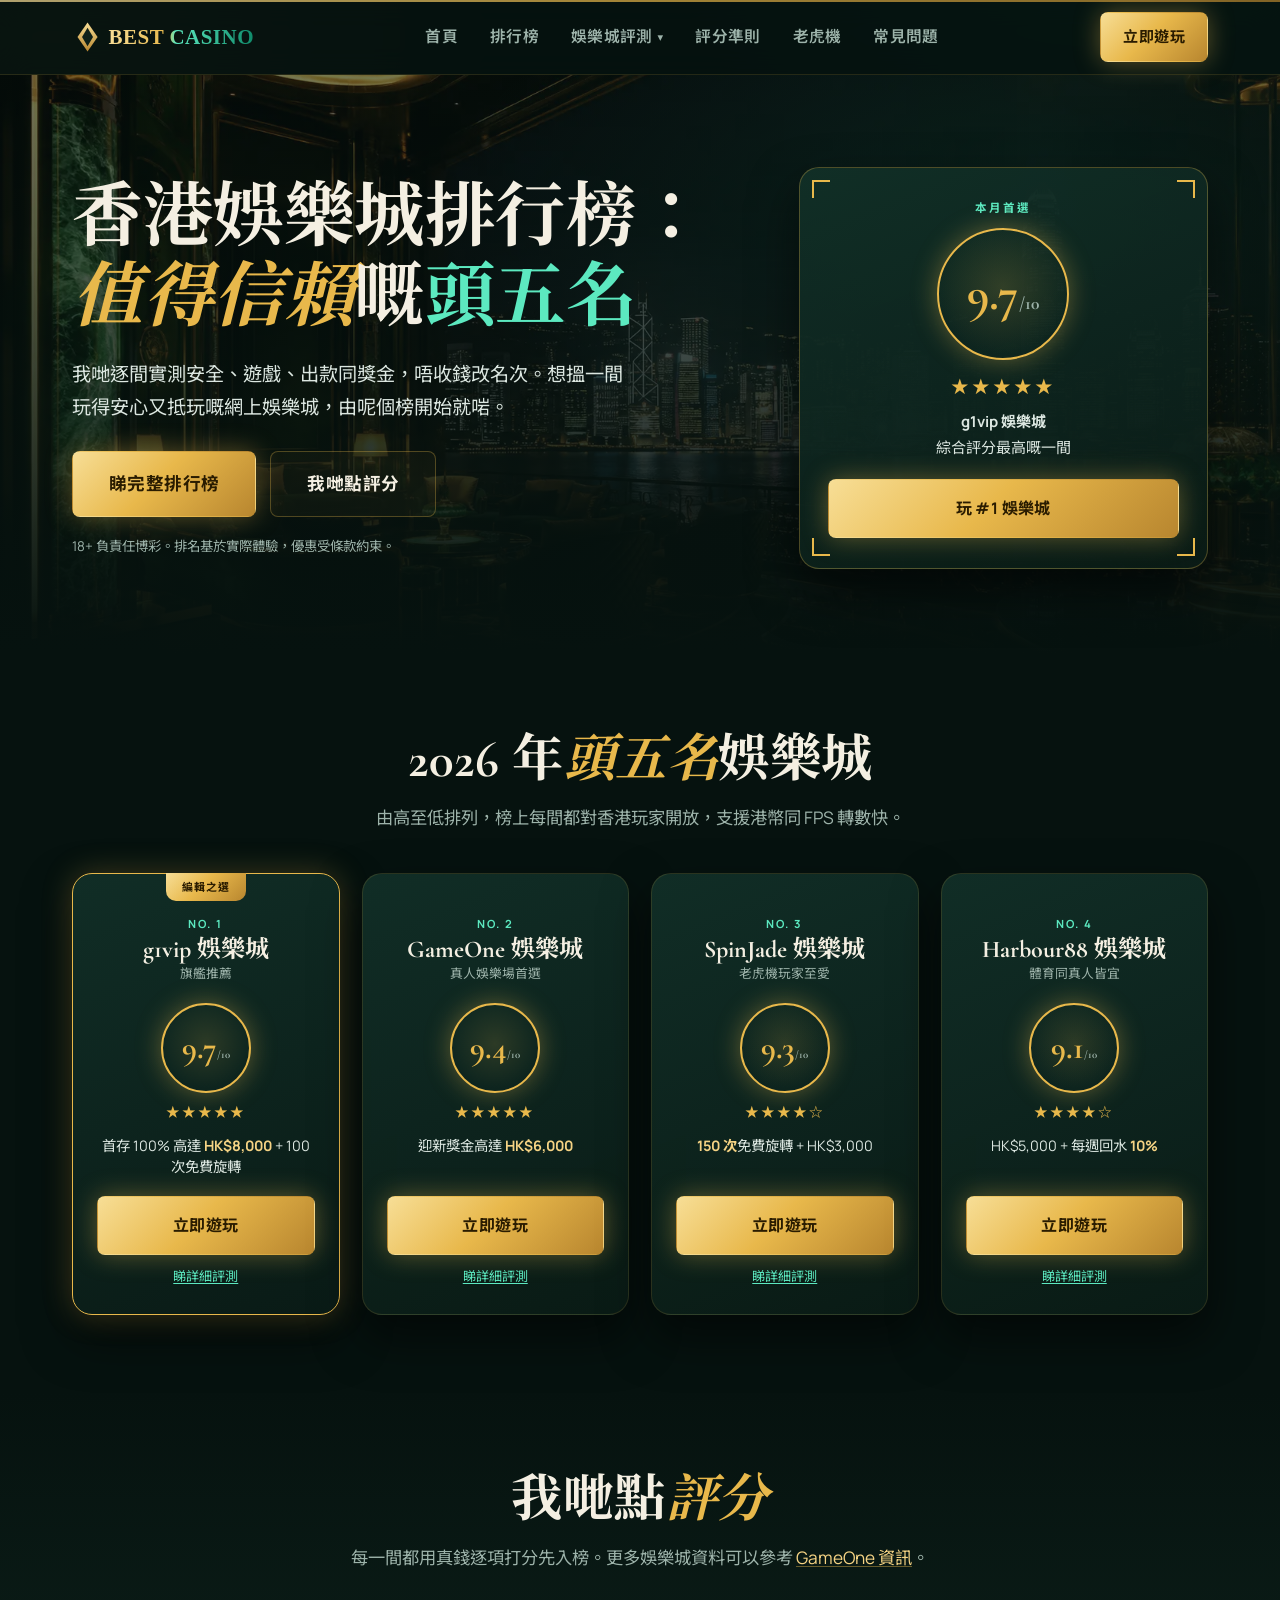
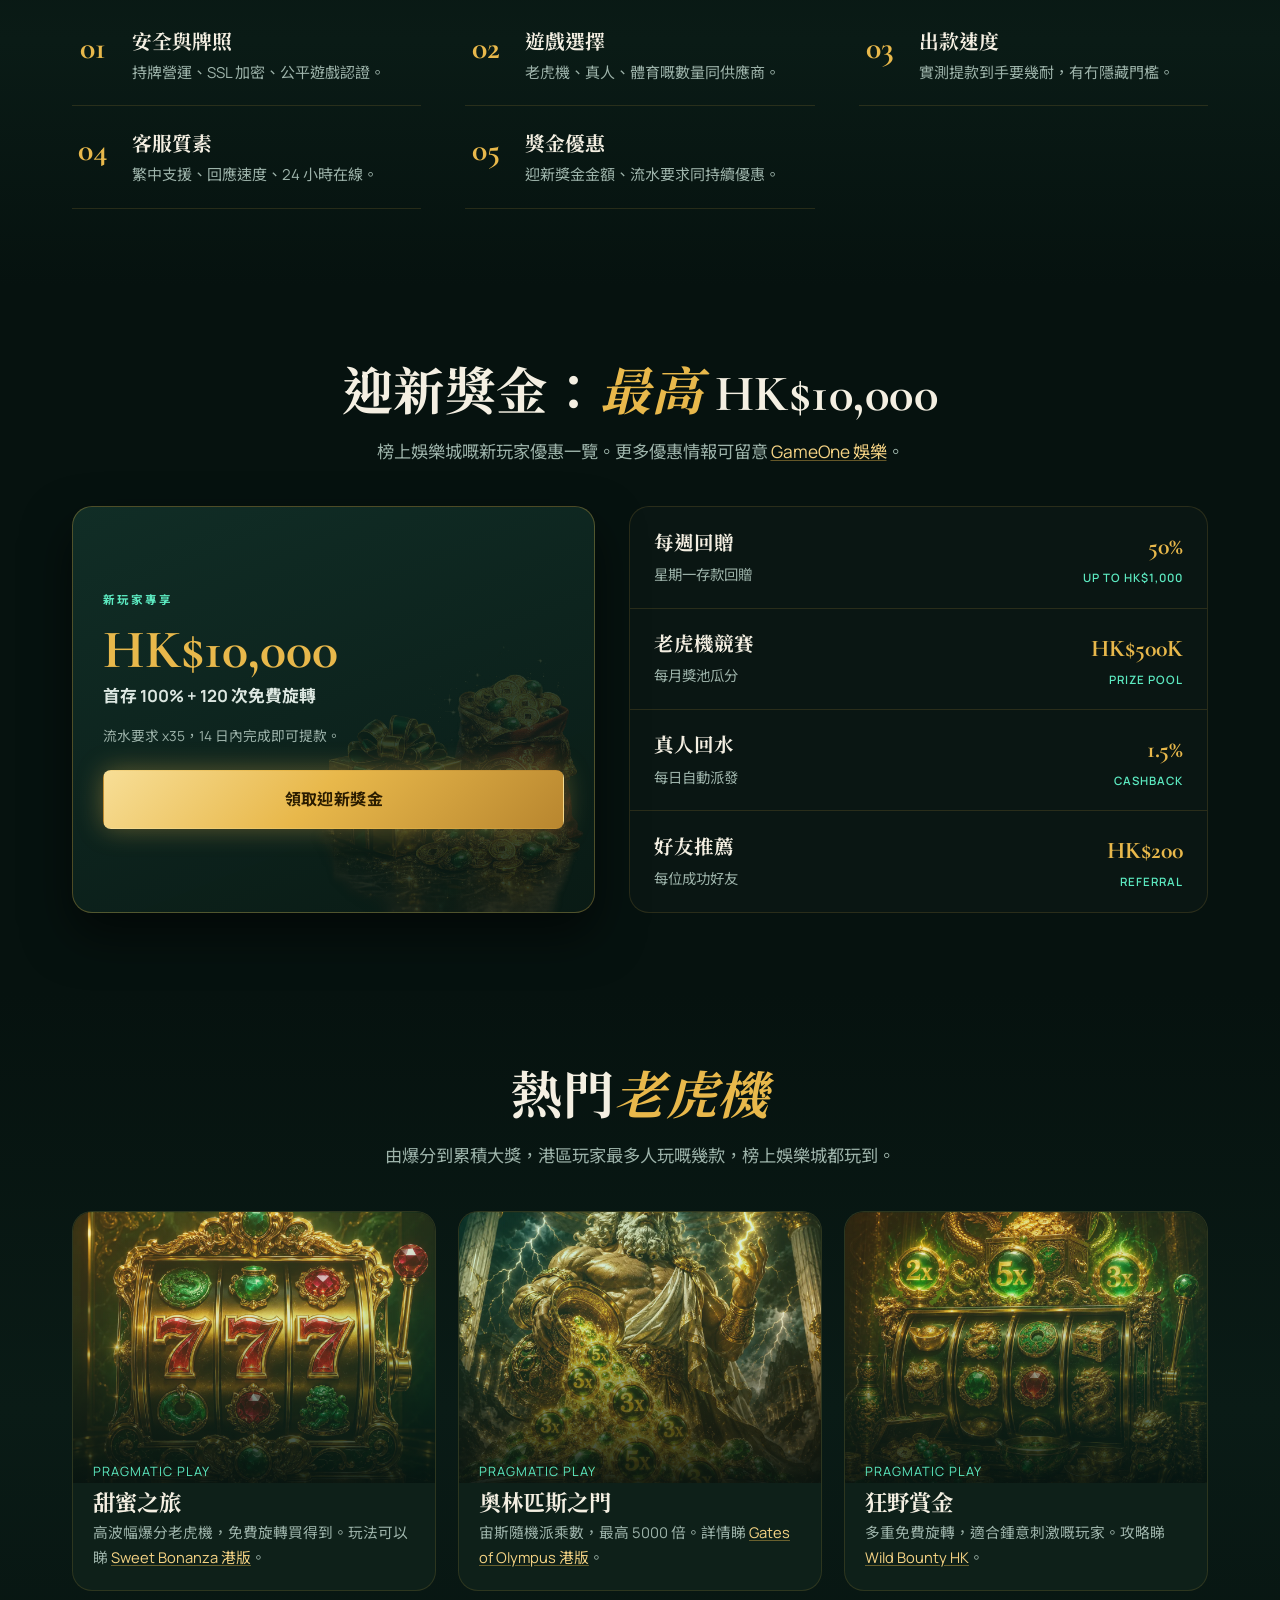
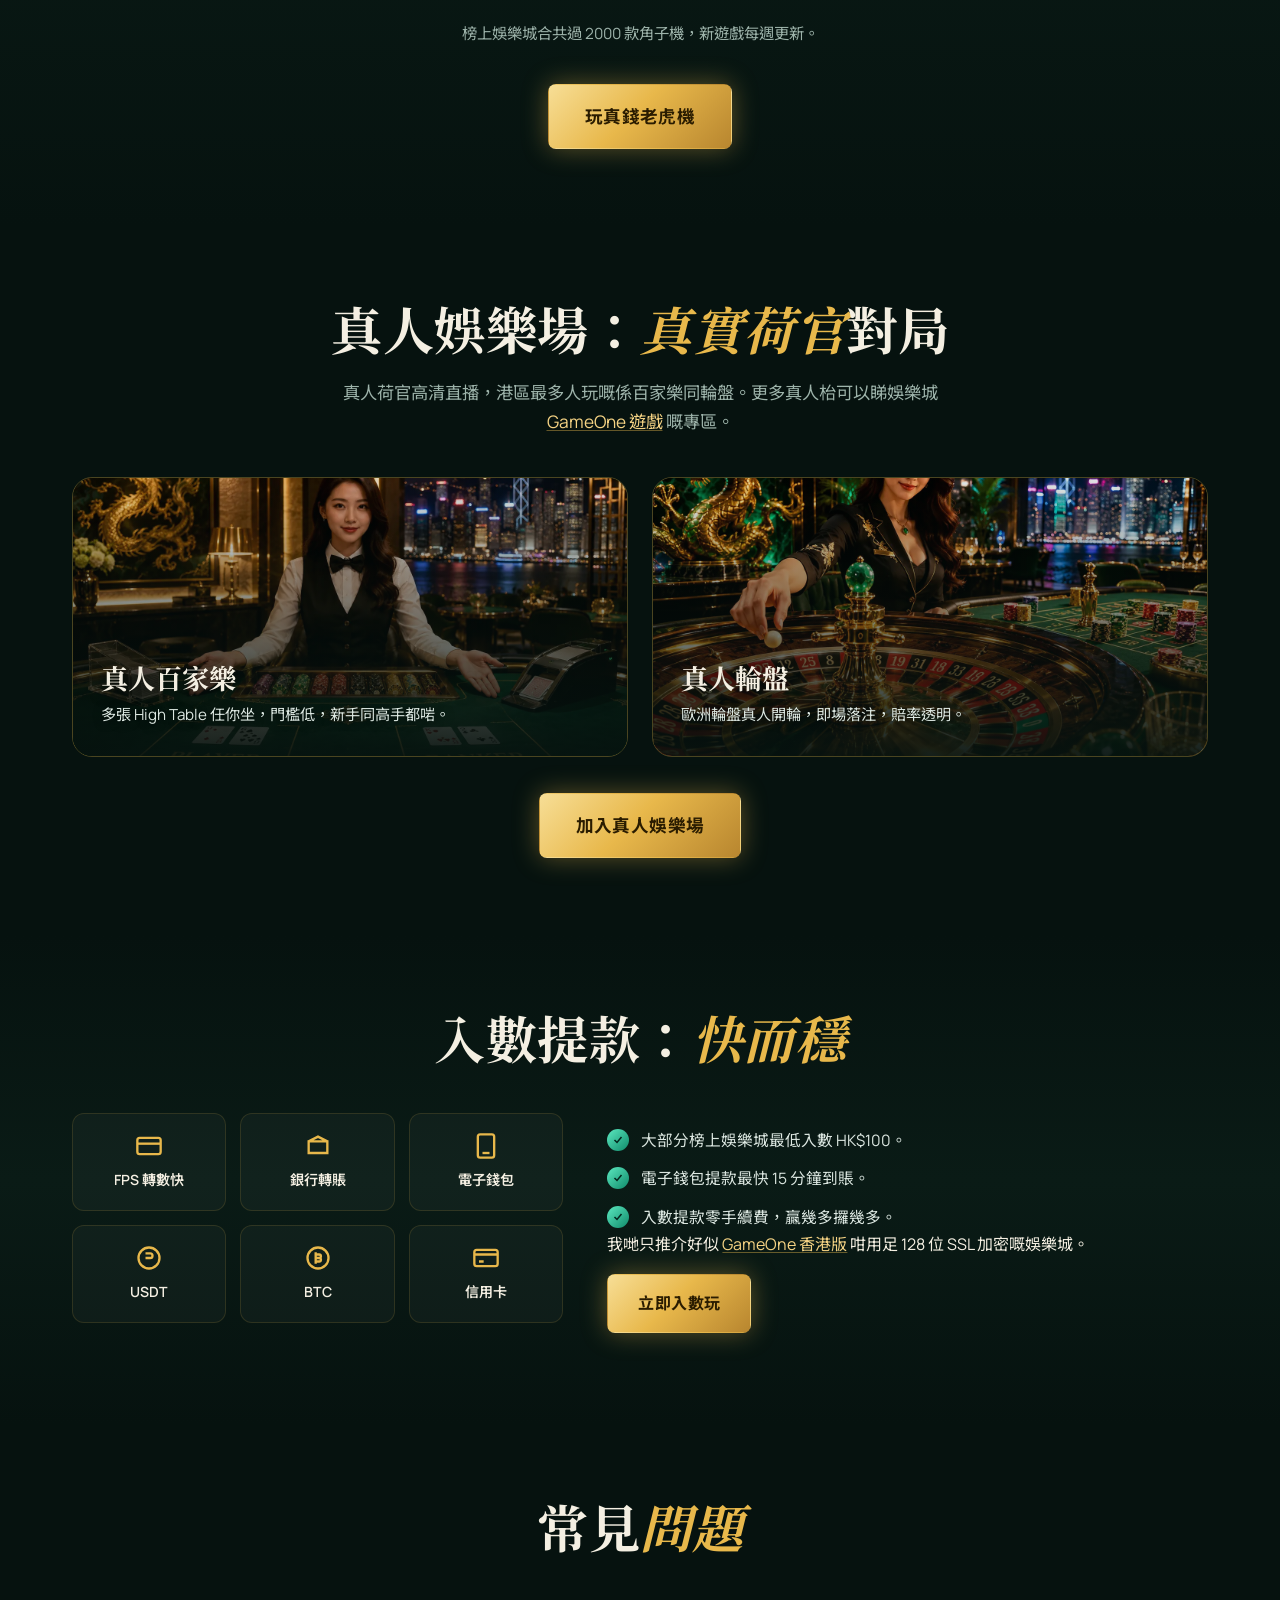
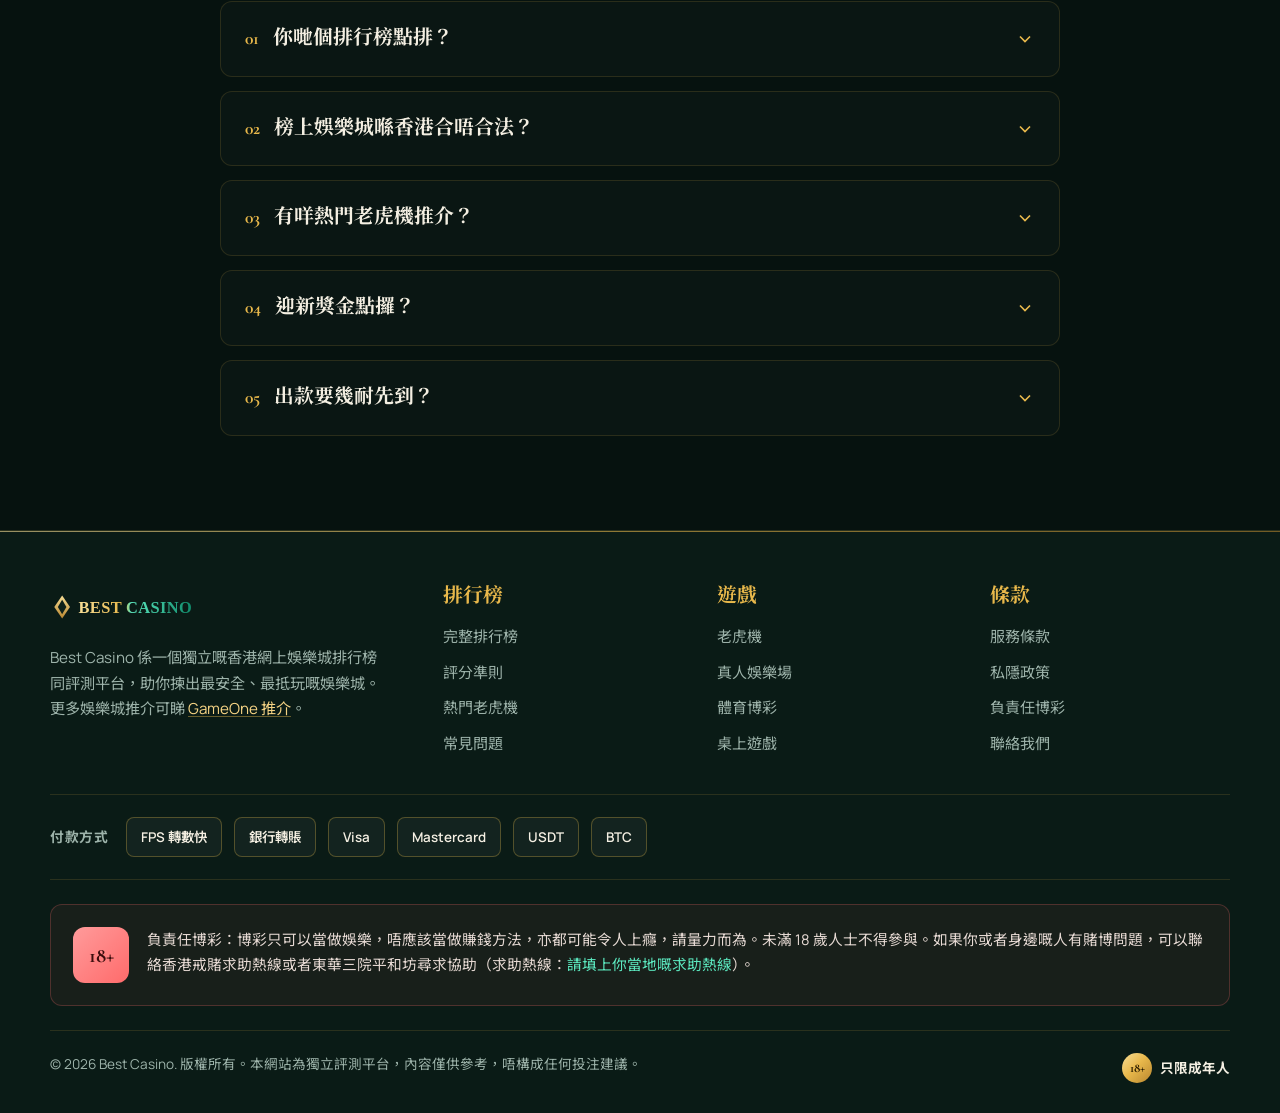
<file: index.html>
<!DOCTYPE html>
<html lang="zh-HK">
<head>
<meta charset="UTF-8">
<meta name="viewport" content="width=device-width, initial-scale=1.0">
<title>Best Casino 香港娛樂城排行榜 2026｜評分 · 迎新獎金比較</title>
<meta name="description" content="Best Casino 香港網上娛樂城排行榜：實測安全、遊戲、出款同獎金，為你揀出 2026 年值得信賴嘅頭五名娛樂城。FPS 轉數快即時入數，繁體中文客服。">
<meta name="keywords" content="香港娛樂城排行榜, 網上賭場推薦, 娛樂城比較, 老虎機, 真人娛樂場, 迎新獎金, Best Casino">
<meta name="robots" content="index, follow">

<meta property="og:type" content="website">
<meta property="og:locale" content="zh_HK">
<meta property="og:title" content="Best Casino 香港娛樂城排行榜 2026">
<meta property="og:description" content="實測香港網上娛樂城，逐項評分，揀出值得信賴嘅頭五名。">
<link rel="icon" type="image/svg+xml" href="favicon.svg">
<link rel="apple-touch-icon" href="favicon.svg">
<link rel="preconnect" href="https://fonts.googleapis.com">
<link rel="preconnect" href="https://fonts.gstatic.com" crossorigin>
<link href="https://fonts.googleapis.com/css2?family=Cormorant+Garamond:wght@600;700&family=Manrope:wght@400;500;700&family=Noto+Sans+HK:wght@400;500;700&family=Noto+Serif+HK:wght@500;700;900&display=swap" rel="stylesheet">
<link rel="stylesheet" href="style.css">
</head>
<body>
<input type="checkbox" id="rev-modal" class="modal-toggle" hidden>

<!-- ============================ 1. HEADER ============================ -->
<header class="site-header">
  <div class="container">
    <nav class="nav">
      <a class="brand" href="#top" aria-label="Best Casino 首頁"><img src="logo.svg" alt="Best Casino 標誌" width="150" height="42"></a>
      <input type="checkbox" id="nav-toggle" class="nav-toggle" hidden>
      <label class="hamburger" for="nav-toggle" aria-label="開啟選單"><span></span><span></span><span></span></label>
      <ul class="nav-links">
        <li><a href="#top">首頁</a></li>
        <li><a href="#toplist">排行榜</a></li>
        <li><label class="nav-link-btn" for="rev-modal">娛樂城評測 <span class="caret">▾</span></label></li>
        <li><a href="#criteria">評分準則</a></li>
        <li><a href="#slots">老虎機</a></li>
        <li><a href="#faq">常見問題</a></li>
      </ul>
      <div class="nav-cta"><a class="btn btn-gold" href="play-and-win/" target="_blank" rel="nofollow noopener">立即遊玩</a></div>
    </nav>
  </div>
</header>

<!-- ============================ 2. HERO ============================ -->
<section class="hero" id="top">
  <div class="container">
    <div class="hero-grid">
      <div>
        <h1 class="hero-title">香港娛樂城排行榜：<em>值得信賴</em>嘅<span class="jade">頭五名</span></h1>
        <p class="hero-sub">我哋逐間實測安全、遊戲、出款同獎金，唔收錢改名次。想搵一間玩得安心又抵玩嘅網上娛樂城，由呢個榜開始就啱。</p>
        <div class="hero-actions">
          <a class="btn btn-gold btn-lg" href="#toplist">睇完整排行榜</a>
          <a class="btn btn-outline btn-lg" href="#criteria">我哋點評分</a>
        </div>
        <p class="hero-fine">18+ 負責任博彩。排名基於實際體驗，優惠受條款約束。</p>
      </div>
      <div class="rating-card">
        <span class="corner c1"></span><span class="corner c2"></span><span class="corner c3"></span><span class="corner c4"></span>
        <div class="label">本月首選</div>
        <div class="rating-ring"><div class="score">9.7<small>/10</small></div></div>
        <div class="stars">★★★★★</div>
        <div class="verdict"><strong>g1vip 娛樂城</strong><br>綜合評分最高嘅一間</div>
        <div style="margin-top:18px;"><a class="btn btn-gold" href="play-and-win/" target="_blank" rel="nofollow noopener" style="width:100%;">玩 #1 娛樂城</a></div>
      </div>
    </div>
  </div>
</section>

<!-- ============================ 3. TOPLIST ============================ -->
<section class="section" id="toplist">
  <div class="container">
    <div class="head center">
      <h2 class="section-title">2026 年<em>頭五名</em>娛樂城</h2>
      <p class="lead">由高至低排列，榜上每間都對香港玩家開放，支援港幣同 FPS 轉數快。</p>
    </div>
    <div class="toplist-grid">
      <div class="tc top">
        <span class="tc-ribbon">編輯之選</span>
        <div class="tc-rank">No. 1</div>
        <div class="tc-name">g1vip 娛樂城</div>
        <div class="tc-sub">旗艦推薦</div>
        <div class="tc-ring"><b>9.7<small>/10</small></b></div>
        <div class="tc-stars">★★★★★</div>
        <div class="tc-bonus">首存 100% 高達 <b>HK$8,000</b> + 100 次免費旋轉</div>
        <a class="btn btn-gold" href="play-and-win/" target="_blank" rel="nofollow noopener">立即遊玩</a>
        <div class="tc-review"><a href="reviews/g1vip.html">睇詳細評測</a></div>
      </div>
      <div class="tc">
        <div class="tc-rank">No. 2</div>
        <div class="tc-name">GameOne 娛樂城</div>
        <div class="tc-sub">真人娛樂場首選</div>
        <div class="tc-ring"><b>9.4<small>/10</small></b></div>
        <div class="tc-stars">★★★★★</div>
        <div class="tc-bonus">迎新獎金高達 <b>HK$6,000</b></div>
        <a class="btn btn-gold" href="play-and-win/promotions/" target="_blank" rel="nofollow noopener">立即遊玩</a>
        <div class="tc-review"><a href="reviews/gameone.html">睇詳細評測</a></div>
      </div>
      <div class="tc">
        <div class="tc-rank">No. 3</div>
        <div class="tc-name">SpinJade 娛樂城</div>
        <div class="tc-sub">老虎機玩家至愛</div>
        <div class="tc-ring"><b>9.3<small>/10</small></b></div>
        <div class="tc-stars">★★★★☆</div>
        <div class="tc-bonus"><b>150 次</b>免費旋轉 + HK$3,000</div>
        <a class="btn btn-gold" href="play-and-win/slots/" target="_blank" rel="nofollow noopener">立即遊玩</a>
        <div class="tc-review"><a href="reviews/spinjade.html">睇詳細評測</a></div>
      </div>
      <div class="tc">
        <div class="tc-rank">No. 4</div>
        <div class="tc-name">Harbour88 娛樂城</div>
        <div class="tc-sub">體育同真人皆宜</div>
        <div class="tc-ring"><b>9.1<small>/10</small></b></div>
        <div class="tc-stars">★★★★☆</div>
        <div class="tc-bonus">HK$5,000 + 每週回水 <b>10%</b></div>
        <a class="btn btn-gold" href="play-and-win/live/" target="_blank" rel="nofollow noopener">立即遊玩</a>
        <div class="tc-review"><a href="reviews/harbour88.html">睇詳細評測</a></div>
      </div>
    </div>
  </div>
</section>

<!-- ============================ 4. CRITERIA ============================ -->
<section class="section tint" id="criteria">
  <div class="container">
    <div class="head center">
      <h2 class="section-title">我哋點<em>評分</em></h2>
      <p class="lead">每一間都用真錢逐項打分先入榜。更多娛樂城資料可以參考 <a href="https://gameone-hkg.com" target="_blank" rel="noopener">GameOne 資訊</a>。</p>
    </div>
    <div class="criteria-list">
      <div class="crit"><span class="cnum">01</span><div><h3>安全與牌照</h3><p>持牌營運、SSL 加密、公平遊戲認證。</p></div></div>
      <div class="crit"><span class="cnum">02</span><div><h3>遊戲選擇</h3><p>老虎機、真人、體育嘅數量同供應商。</p></div></div>
      <div class="crit"><span class="cnum">03</span><div><h3>出款速度</h3><p>實測提款到手要幾耐，有冇隱藏門檻。</p></div></div>
      <div class="crit"><span class="cnum">04</span><div><h3>客服質素</h3><p>繁中支援、回應速度、24 小時在線。</p></div></div>
      <div class="crit"><span class="cnum">05</span><div><h3>獎金優惠</h3><p>迎新獎金金額、流水要求同持續優惠。</p></div></div>
    </div>
  </div>
</section>

<!-- ============================ 5. BONUSES ============================ -->
<section class="section">
  <div class="container">
    <div class="head center">
      <h2 class="section-title">迎新獎金：<em>最高</em> HK$10,000</h2>
      <p class="lead">榜上娛樂城嘅新玩家優惠一覽。更多優惠情報可留意 <a href="https://gameone-play.com" target="_blank" rel="noopener">GameOne 娛樂</a>。</p>
    </div>
    <div class="bonus-wrap">
      <div class="bonus-feature">
        <div class="tag">新玩家專享</div>
        <div class="amt">HK$10,000<span>首存 100% + 120 次免費旋轉</span></div>
        <p class="fine">流水要求 x35，14 日內完成即可提款。</p>
        <a class="btn btn-gold" href="play-and-win/promotions/" target="_blank" rel="nofollow noopener">領取迎新獎金</a>
      </div>
      <div class="promo-table">
        <div class="promo-row"><div><div class="n">每週回贈</div><div class="d">星期一存款回贈</div></div><div class="v">50%<small>UP TO HK$1,000</small></div></div>
        <div class="promo-row"><div><div class="n">老虎機競賽</div><div class="d">每月獎池瓜分</div></div><div class="v">HK$500K<small>PRIZE POOL</small></div></div>
        <div class="promo-row"><div><div class="n">真人回水</div><div class="d">每日自動派發</div></div><div class="v">1.5%<small>CASHBACK</small></div></div>
        <div class="promo-row"><div><div class="n">好友推薦</div><div class="d">每位成功好友</div></div><div class="v">HK$200<small>REFERRAL</small></div></div>
      </div>
    </div>
  </div>
</section>

<!-- ============================ 6. SLOTS ============================ -->
<section class="section tint" id="slots">
  <div class="container">
    <div class="head center">
      <h2 class="section-title">熱門<em>老虎機</em></h2>
      <p class="lead">由爆分到累積大獎，港區玩家最多人玩嘅幾款，榜上娛樂城都玩到。</p>
    </div>
    <div class="slot-grid">
      <div class="slot s1">
        <div class="thumb"></div>
        <div class="body"><div class="prov">Pragmatic Play</div><h3>甜蜜之旅</h3><p>高波幅爆分老虎機，免費旋轉買得到。玩法可以睇 <a href="https://sweetbonanzahk.com" target="_blank" rel="noopener">Sweet Bonanza 港版</a>。</p></div>
      </div>
      <div class="slot s2">
        <div class="thumb"></div>
        <div class="body"><div class="prov">Pragmatic Play</div><h3>奧林匹斯之門</h3><p>宙斯隨機派乘數，最高 5000 倍。詳情睇 <a href="https://gatesofolympushk.com" target="_blank" rel="noopener">Gates of Olympus 港版</a>。</p></div>
      </div>
      <div class="slot s3">
        <div class="thumb"></div>
        <div class="body"><div class="prov">Pragmatic Play</div><h3>狂野賞金</h3><p>多重免費旋轉，適合鍾意刺激嘅玩家。攻略睇 <a href="https://wildbountyshowdownhg.com" target="_blank" rel="noopener">Wild Bounty HK</a>。</p></div>
      </div>
    </div>
    <p class="slot-more">榜上娛樂城合共過 2000 款角子機，新遊戲每週更新。</p>
    <div class="section-cta"><a class="btn btn-gold btn-lg" href="play-and-win/slots/" target="_blank" rel="nofollow noopener">玩真錢老虎機</a></div>
  </div>
</section>

<!-- ============================ 7. LIVE GAMES ============================ -->
<section class="section">
  <div class="container">
    <div class="head center">
      <h2 class="section-title">真人娛樂場：<em>真實荷官</em>對局</h2>
      <p class="lead">真人荷官高清直播，港區最多人玩嘅係百家樂同輪盤。更多真人枱可以睇娛樂城 <a href="https://gameone-hongkong.com" target="_blank" rel="noopener">GameOne 遊戲</a> 嘅專區。</p>
    </div>
    <div class="live-grid">
      <div class="live baccarat">
        <h3>真人百家樂</h3>
        <p>多張 High Table 任你坐，門檻低，新手同高手都啱。</p>
      </div>
      <div class="live roulette">
        <h3>真人輪盤</h3>
        <p>歐洲輪盤真人開輪，即場落注，賠率透明。</p>
      </div>
    </div>
    <div class="section-cta"><a class="btn btn-gold btn-lg" href="play-and-win/live/" target="_blank" rel="nofollow noopener">加入真人娛樂場</a></div>
  </div>
</section>

<!-- ============================ 8. PAYMENTS ============================ -->
<section class="section tint">
  <div class="container">
    <div class="head center">
      <h2 class="section-title">入數提款：<em>快而穩</em></h2>
    </div>
    <div class="pay-wrap">
      <div class="pay-methods">
        <div class="pay-chip"><svg viewBox="0 0 24 24" fill="none" stroke-width="2"><rect x="2" y="5" width="20" height="14" rx="2"/><path d="M2 10h20"/></svg><span>FPS 轉數快</span></div>
        <div class="pay-chip"><svg viewBox="0 0 24 24" fill="none" stroke-width="2"><path d="M4 8h16v10H4zM4 8l8-4 8 4"/></svg><span>銀行轉賬</span></div>
        <div class="pay-chip"><svg viewBox="0 0 24 24" fill="none" stroke-width="2"><rect x="5" y="2" width="14" height="20" rx="2"/><path d="M9 18h6"/></svg><span>電子錢包</span></div>
        <div class="pay-chip"><svg viewBox="0 0 24 24" fill="none" stroke-width="2"><circle cx="12" cy="12" r="9"/><path d="M9 8h4a2 2 0 0 1 0 4H9m0 0h5"/></svg><span>USDT</span></div>
        <div class="pay-chip"><svg viewBox="0 0 24 24" fill="none" stroke-width="2"><circle cx="12" cy="12" r="9"/><path d="M10 7v10M9 9h4a1.5 1.5 0 0 1 0 3H9m0 0h4a1.5 1.5 0 0 1 0 3H9"/></svg><span>BTC</span></div>
        <div class="pay-chip"><svg viewBox="0 0 24 24" fill="none" stroke-width="2"><rect x="2" y="5" width="20" height="14" rx="2"/><path d="M2 9h20M6 15h4"/></svg><span>信用卡</span></div>
      </div>
      <div class="pay-info">
        <ul class="pay-list">
          <li><span class="tk"><svg viewBox="0 0 24 24" fill="none"><path d="m5 12 5 5 9-11"/></svg></span>大部分榜上娛樂城最低入數 HK$100。</li>
          <li><span class="tk"><svg viewBox="0 0 24 24" fill="none"><path d="m5 12 5 5 9-11"/></svg></span>電子錢包提款最快 15 分鐘到賬。</li>
          <li><span class="tk"><svg viewBox="0 0 24 24" fill="none"><path d="m5 12 5 5 9-11"/></svg></span>入數提款零手續費，贏幾多攞幾多。</li>
        </ul>
        <p>我哋只推介好似 <a href="https://gameone-hong-kong.com" target="_blank" rel="noopener">GameOne 香港版</a> 咁用足 128 位 SSL 加密嘅娛樂城。</p>
        <a class="btn btn-gold" href="play-and-win/" target="_blank" rel="nofollow noopener">立即入數玩</a>
      </div>
    </div>
  </div>
</section>

<!-- ============================ 9. FAQ ============================ -->
<section class="section" id="faq">
  <div class="container">
    <div class="head center">
      <h2 class="section-title">常見<em>問題</em></h2>
    </div>
    <div class="faq-list">
      <details class="faq-item">
        <summary><span class="idx">01</span>你哋個排行榜點排？<svg class="chev" viewBox="0 0 24 24" fill="none" stroke-width="2"><path d="m6 9 6 6 6-6"/></svg></summary>
        <div class="faq-body">每間娛樂城我哋用真錢實測安全、遊戲、出款、客服同獎金五方面，逐項打分再排名次，每月更新一次。</div>
      </details>
      <details class="faq-item">
        <summary><span class="idx">02</span>榜上娛樂城喺香港合唔合法？<svg class="chev" viewBox="0 0 24 24" fill="none" stroke-width="2"><path d="m6 9 6 6 6-6"/></svg></summary>
        <div class="faq-body">榜上平台多數持離岸牌照（例如 Anjouan）合法營運。玩家有責任了解自己所在地區嘅相關法例，量力而為。</div>
      </details>
      <details class="faq-item">
        <summary><span class="idx">03</span>有咩熱門老虎機推介？<svg class="chev" viewBox="0 0 24 24" fill="none" stroke-width="2"><path d="m6 9 6 6 6-6"/></svg></summary>
        <div class="faq-body">港區玩家好鍾意 <a href="https://sweetbonanza-hongkong.com" target="_blank" rel="noopener">Sweet Bonanza 玩法</a> 同 <a href="https://gatesofolympus-hongkong.com" target="_blank" rel="noopener">Gates of Olympus 玩法</a> 呢類爆分遊戲，兩款喺榜上娛樂城都玩到。</div>
      </details>
      <details class="faq-item">
        <summary><span class="idx">04</span>迎新獎金點攞？<svg class="chev" viewBox="0 0 24 24" fill="none" stroke-width="2"><path d="m6 9 6 6 6-6"/></svg></summary>
        <div class="faq-body">揀好娛樂城、完成首次存款，系統會自動派發首存獎金，流水達標即可提款。每間比例同上限唔同，落注前睇清楚條款。</div>
      </details>
      <details class="faq-item">
        <summary><span class="idx">05</span>出款要幾耐先到？<svg class="chev" viewBox="0 0 24 24" fill="none" stroke-width="2"><path d="m6 9 6 6 6-6"/></svg></summary>
        <div class="faq-body">電子錢包同加密貨幣最快 15 分鐘到手，銀行轉賬一般 1 至 3 個工作天。首次提款可能要做身份核實。</div>
      </details>
    </div>
  </div>
</section>

<!-- ============================ 10. FOOTER ============================ -->
<footer class="site-footer">
  <div class="container footer-inner">
    <div class="footer-top">
      <div class="footer-brand">
        <img src="logo.svg" alt="Best Casino 標誌" width="150" height="44">
        <p>Best Casino 係一個獨立嘅香港網上娛樂城排行榜同評測平台，助你揀出最安全、最抵玩嘅娛樂城。更多娛樂城推介可睇 <a href="https://gameonehkg.com" target="_blank" rel="noopener">GameOne 推介</a>。</p>
      </div>
      <div class="footer-col"><h4>排行榜</h4><a href="#toplist">完整排行榜</a><a href="#criteria">評分準則</a><a href="#slots">熱門老虎機</a><a href="#faq">常見問題</a></div>
      <div class="footer-col"><h4>遊戲</h4><a href="#slots">老虎機</a><a href="#">真人娛樂場</a><a href="#">體育博彩</a><a href="#">桌上遊戲</a></div>
      <div class="footer-col"><h4>條款</h4><a href="#">服務條款</a><a href="#">私隱政策</a><a href="#">負責任博彩</a><a href="#">聯絡我們</a></div>
    </div>
    <div class="footer-pay">
      <span class="lbl">付款方式</span>
      <span class="pay-badge">FPS 轉數快</span>
      <span class="pay-badge">銀行轉賬</span>
      <span class="pay-badge">Visa</span>
      <span class="pay-badge">Mastercard</span>
      <span class="pay-badge">USDT</span>
      <span class="pay-badge">BTC</span>
    </div>
    <div class="rg-block">
      <span class="rg-badge">18+</span>
      <p>負責任博彩：博彩只可以當做娛樂，唔應該當做賺錢方法，亦都可能令人上癮，請量力而為。未滿 18 歲人士不得參與。如果你或者身邊嘅人有賭博問題，可以聯絡香港戒賭求助熱線或者東華三院平和坊尋求協助（求助熱線：<a href="#">請填上你當地嘅求助熱線</a>）。</p>
    </div>
    <div class="footer-legal">
      <span>© 2026 Best Casino. 版權所有。本網站為獨立評測平台，內容僅供參考，唔構成任何投注建議。</span>
      <span class="b18"><span class="n">18+</span>只限成年人</span>
    </div>
  </div>
</footer>

<!-- ============================ CASINO REVIEWS MODAL ============================ -->
<div class="modal-overlay">
  <label class="modal-backdrop" for="rev-modal" aria-label="關閉"></label>
  <div class="modal-box">
    <label class="modal-close" for="rev-modal" aria-label="關閉">✕</label>
    <h3>娛樂城評測一覽</h3>
    <p class="msub">撳入去睇每間嘅詳細評測同評分。</p>
    <div class="modal-list">
      <a class="modal-row top" href="reviews/g1vip.html"><span class="mr-rank">1</span><span class="mr-name">g1vip 娛樂城<small>旗艦推薦</small></span><span class="mr-score">9.7</span><span class="mr-go">睇評測</span></a>
      <a class="modal-row" href="reviews/gameone.html"><span class="mr-rank">2</span><span class="mr-name">GameOne 娛樂城<small>真人首選</small></span><span class="mr-score">9.4</span><span class="mr-go">睇評測</span></a>
      <a class="modal-row" href="reviews/spinjade.html"><span class="mr-rank">3</span><span class="mr-name">SpinJade 娛樂城<small>老虎機之選</small></span><span class="mr-score">9.3</span><span class="mr-go">睇評測</span></a>
      <a class="modal-row" href="reviews/harbour88.html"><span class="mr-rank">4</span><span class="mr-name">Harbour88 娛樂城<small>體育強項</small></span><span class="mr-score">9.1</span><span class="mr-go">睇評測</span></a>
    </div>
  </div>
</div>

</body>
</html>
</file>
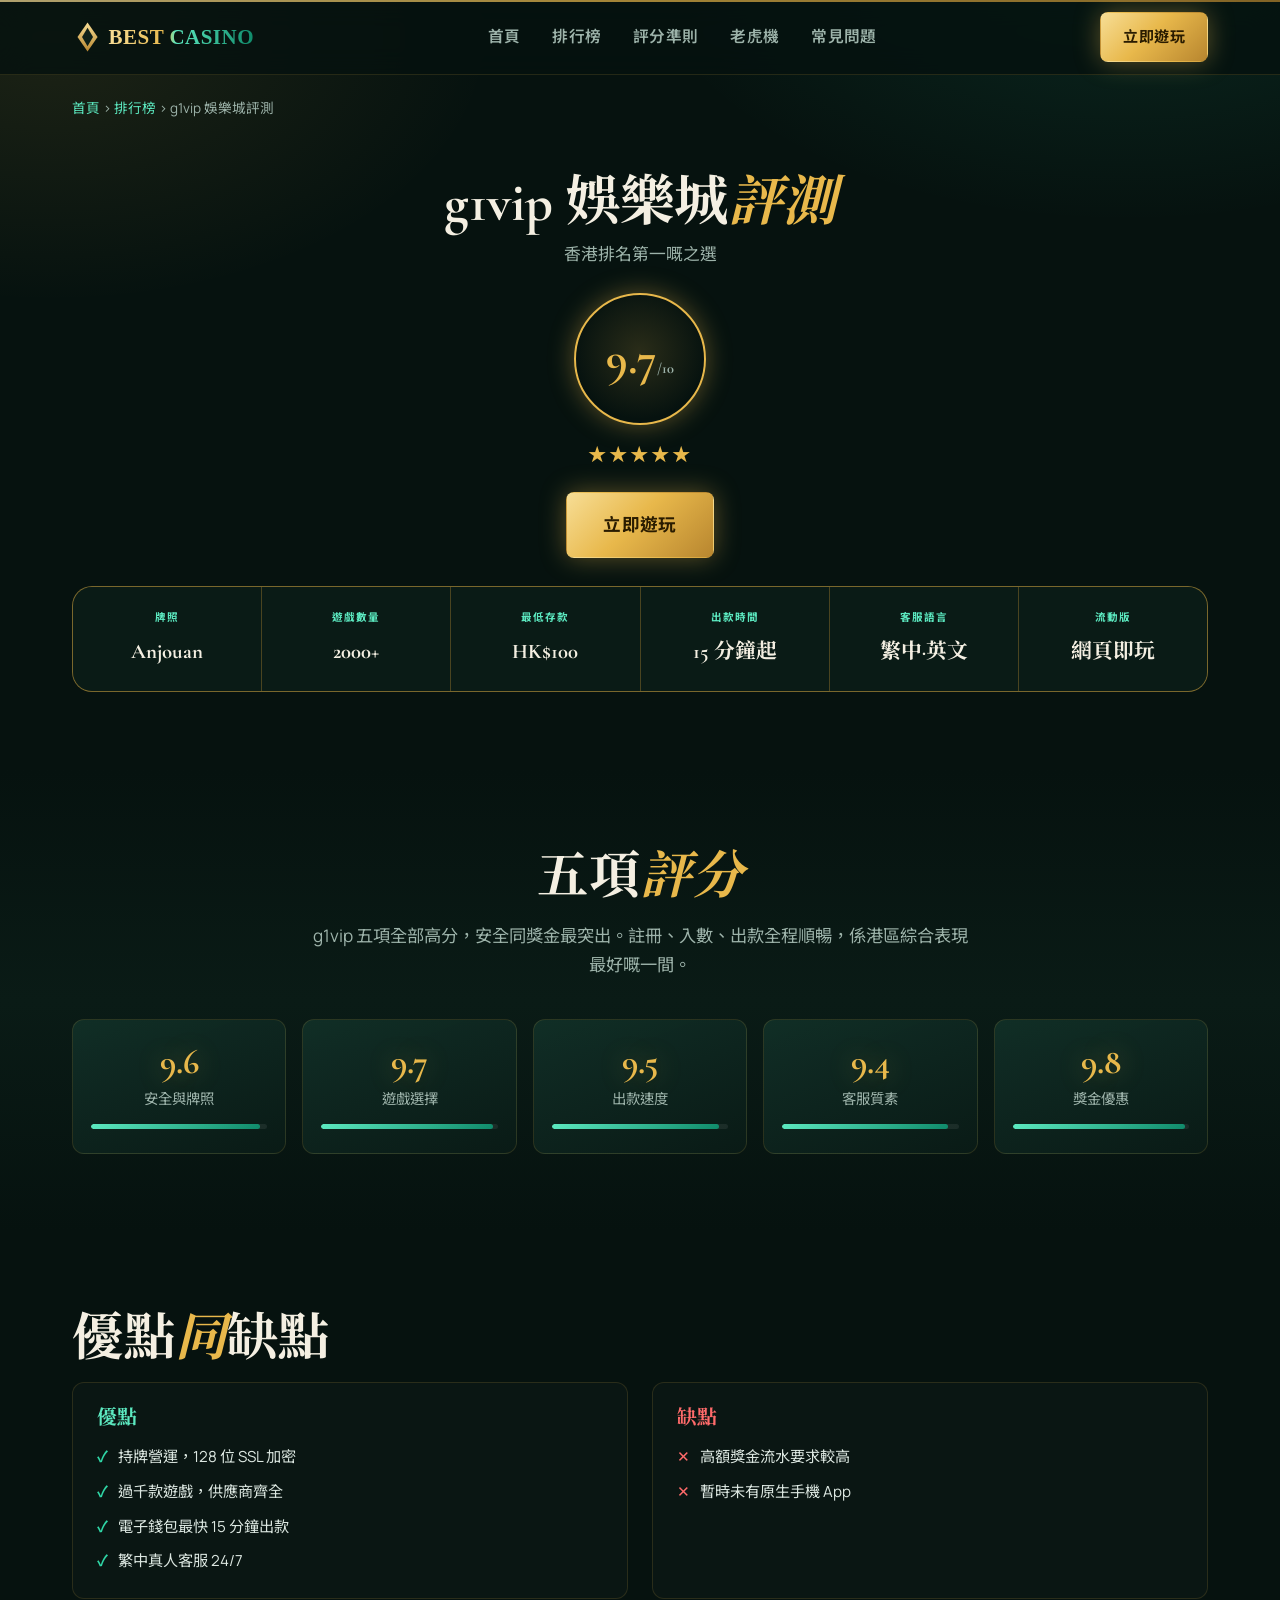
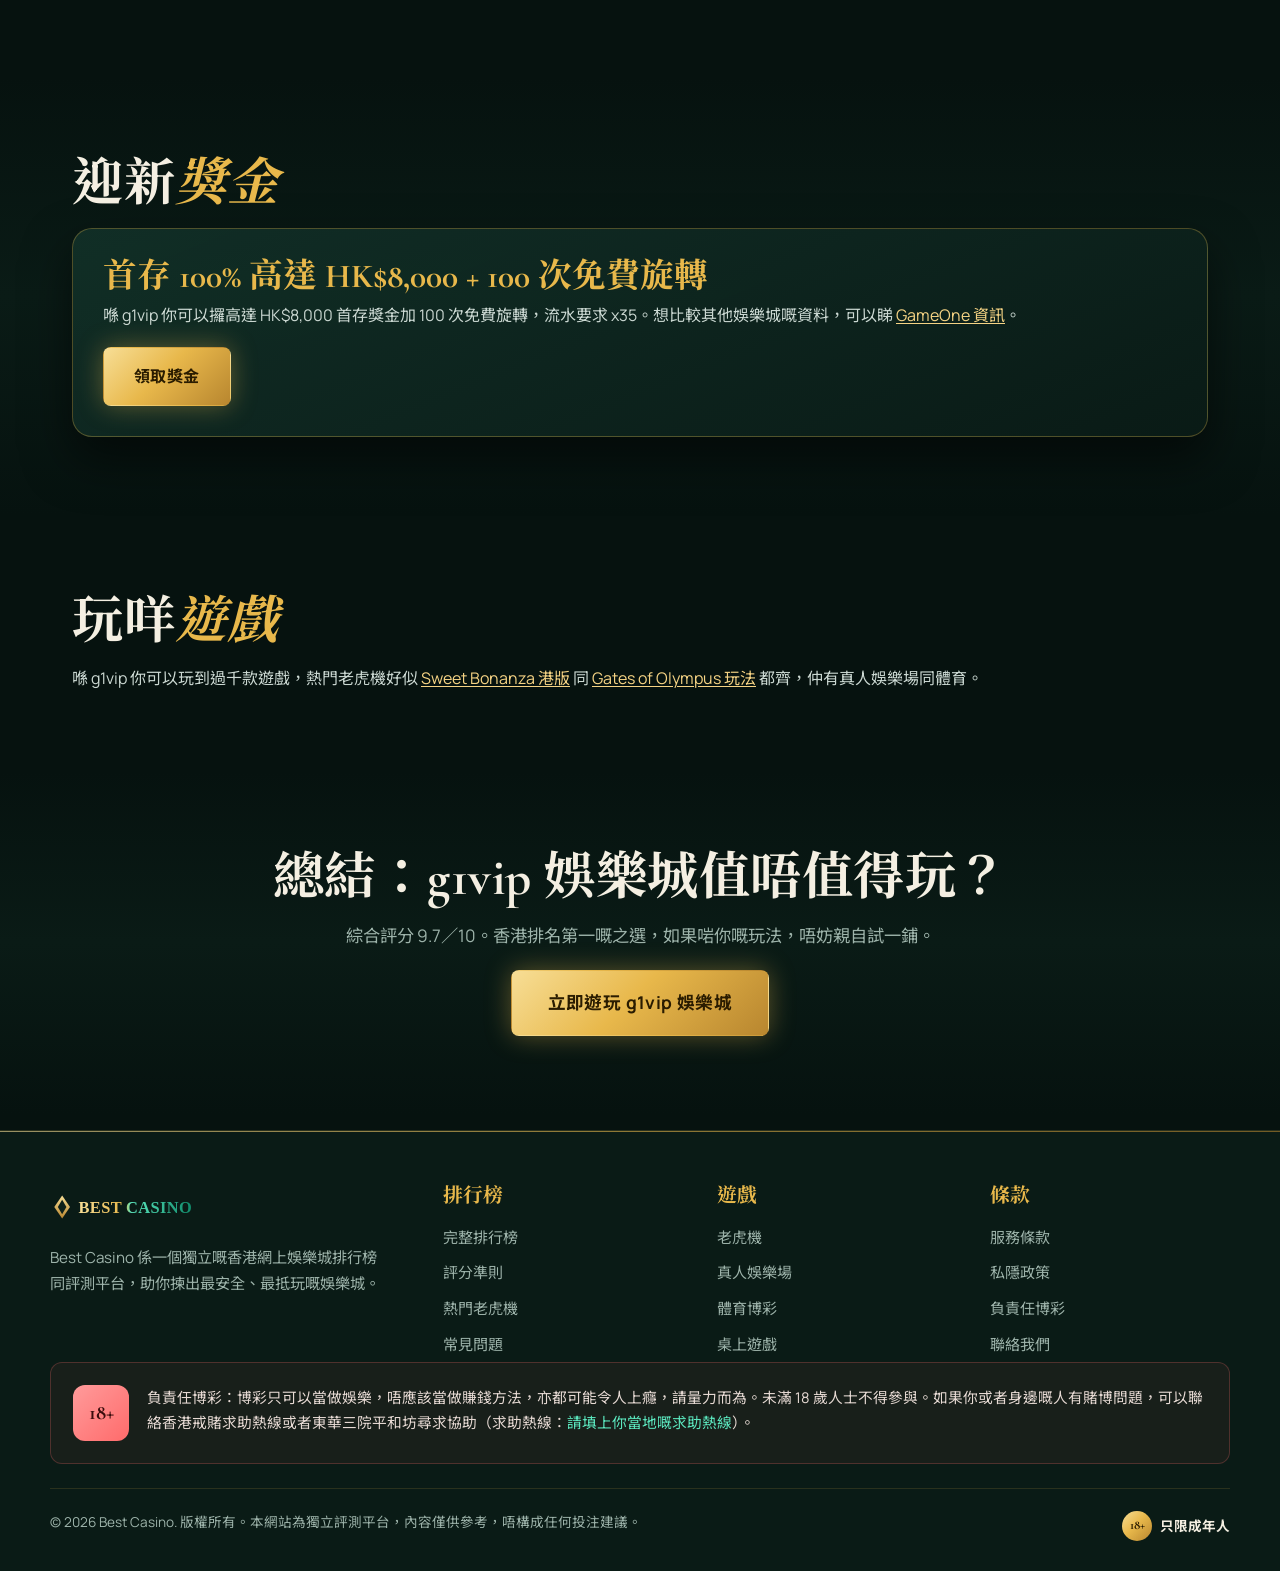
<file: reviews/g1vip.html>
<!DOCTYPE html>
<html lang="zh-HK">
<head>
<meta charset="UTF-8">
<meta name="viewport" content="width=device-width, initial-scale=1.0">
<title>g1vip 娛樂城評測 2026｜評分 9.7／10 · 快速資料同獎金實測</title>
<meta name="description" content="g1vip 娛樂城評測：香港排名第一嘅之選，整體評分 9.7／10。快速資料、五項評分、優點缺點、迎新獎金同可玩遊戲一覽。">
<meta name="robots" content="index, follow">
<link rel="icon" type="image/svg+xml" href="../favicon.svg">
<link rel="preconnect" href="https://fonts.googleapis.com"><link rel="preconnect" href="https://fonts.gstatic.com" crossorigin><link href="https://fonts.googleapis.com/css2?family=Cormorant+Garamond:wght@600;700&family=Manrope:wght@400;500;700&family=Noto+Sans+HK:wght@400;500;700&family=Noto+Serif+HK:wght@500;700;900&display=swap" rel="stylesheet">
<link rel="stylesheet" href="../style.css">
</head>
<body>
<header class="site-header"><div class="container"><nav class="nav">
      <a class="brand" href="../index.html" aria-label="Best Casino 首頁"><img src="../logo.svg" alt="Best Casino 標誌" width="150" height="42"></a>
      <input type="checkbox" id="nav-toggle" class="nav-toggle" hidden>
      <label class="hamburger" for="nav-toggle" aria-label="開啟選單"><span></span><span></span><span></span></label>
      <ul class="nav-links"><li><a href="../index.html#top">首頁</a></li><li><a href="../index.html#toplist">排行榜</a></li><li><a href="../index.html#criteria">評分準則</a></li><li><a href="../index.html#slots">老虎機</a></li><li><a href="../index.html#faq">常見問題</a></li></ul>
      <div class="nav-cta"><a class="btn btn-gold" href="../play-and-win/" target="_blank" rel="nofollow noopener">立即遊玩</a></div>
    </nav></div></header>
<div class="container"><div class="breadcrumb"><a href="../index.html">首頁</a> › <a href="../index.html#toplist">排行榜</a> › g1vip 娛樂城評測</div></div>

<section class="section" style="padding-top:6px;">
  <div class="container">
    <div class="rev-top">
      <h1>g1vip 娛樂城<em>評測</em></h1>
      <div class="tagline">香港排名第一嘅之選</div>
      <div class="rev-bigring"><b>9.7<small>/10</small></b></div>
      <div class="stars">★★★★★</div>
      <div class="rev-cta"><a class="btn btn-gold btn-lg" href="../play-and-win/" target="_blank" rel="nofollow noopener">立即遊玩</a></div>
    </div>
    <div class="facts-strip"><div class="fact"><div class="fl">牌照</div><div class="fv">Anjouan</div></div><div class="fact"><div class="fl">遊戲數量</div><div class="fv">2000+</div></div><div class="fact"><div class="fl">最低存款</div><div class="fv">HK$100</div></div><div class="fact"><div class="fl">出款時間</div><div class="fv">15 分鐘起</div></div><div class="fact"><div class="fl">客服語言</div><div class="fv">繁中·英文</div></div><div class="fact"><div class="fl">流動版</div><div class="fv">網頁即玩</div></div></div>
  </div>
</section>

<section class="section tint">
  <div class="container">
    <div class="head center"><h2 class="section-title">五項<em>評分</em></h2><p class="lead" style="margin-inline:auto;">g1vip 五項全部高分，安全同獎金最突出。註冊、入數、出款全程順暢，係港區綜合表現最好嘅一間。</p></div>
    <div class="score-cards"><div class="sc"><div class="sv">9.6</div><div class="sl">安全與牌照</div><div class="sbar"><span style="width:96.0%"></span></div></div><div class="sc"><div class="sv">9.7</div><div class="sl">遊戲選擇</div><div class="sbar"><span style="width:97.0%"></span></div></div><div class="sc"><div class="sv">9.5</div><div class="sl">出款速度</div><div class="sbar"><span style="width:95.0%"></span></div></div><div class="sc"><div class="sv">9.4</div><div class="sl">客服質素</div><div class="sbar"><span style="width:94.0%"></span></div></div><div class="sc"><div class="sv">9.8</div><div class="sl">獎金優惠</div><div class="sbar"><span style="width:98.0%"></span></div></div></div>
  </div>
</section>

<section class="section">
  <div class="container">
    <h2 class="section-title">優點<em>同</em>缺點</h2>
    <div class="proscons"><div class="prosbox"><h3>優點</h3><ul><li>持牌營運，128 位 SSL 加密</li><li>過千款遊戲，供應商齊全</li><li>電子錢包最快 15 分鐘出款</li><li>繁中真人客服 24/7</li></ul></div><div class="consbox"><h3>缺點</h3><ul><li>高額獎金流水要求較高</li><li>暫時未有原生手機 App</li></ul></div></div>
  </div>
</section>

<section class="section tint">
  <div class="container">
    <h2 class="section-title">迎新<em>獎金</em></h2>
    <div class="rev-panel"><div class="amt">首存 100% 高達 HK$8,000 + 100 次免費旋轉</div><p>喺 g1vip 你可以攞高達 HK$8,000 首存獎金加 100 次免費旋轉，流水要求 x35。想比較其他娛樂城嘅資料，可以睇 <a href="https://gameone-hkg.com" target="_blank" rel="noopener">GameOne 資訊</a>。</p><div style="margin-top:18px;"><a class="btn btn-gold" href="../play-and-win/" target="_blank" rel="nofollow noopener">領取獎金</a></div></div>
  </div>
</section>

<section class="section">
  <div class="container">
    <h2 class="section-title">玩咩<em>遊戲</em></h2>
    <div class="rev-games"><p>喺 g1vip 你可以玩到過千款遊戲，熱門老虎機好似 <a href="https://sweetbonanzahk.com" target="_blank" rel="noopener">Sweet Bonanza 港版</a> 同 <a href="https://gatesofolympus-hongkong.com" target="_blank" rel="noopener">Gates of Olympus 玩法</a> 都齊，仲有真人娛樂場同體育。</p></div>
  </div>
</section>

<section class="section tint">
  <div class="container" style="text-align:center;">
    <h2 class="section-title">總結：g1vip 娛樂城值唔值得玩？</h2>
    <p class="lead" style="margin-inline:auto;">綜合評分 9.7／10。香港排名第一嘅之選，如果啱你嘅玩法，唔妨親自試一鋪。</p>
    <div class="rev-cta"><a class="btn btn-gold btn-lg" href="../play-and-win/" target="_blank" rel="nofollow noopener">立即遊玩 g1vip 娛樂城</a></div>
  </div>
</section>

<footer class="site-footer"><div class="container footer-inner">
    <div class="footer-top">
      <div class="footer-brand"><img src="../logo.svg" alt="Best Casino 標誌" width="150" height="44"><p>Best Casino 係一個獨立嘅香港網上娛樂城排行榜同評測平台，助你揀出最安全、最抵玩嘅娛樂城。</p></div>
      <div class="footer-col"><h4>排行榜</h4><a href="../index.html#toplist">完整排行榜</a><a href="../index.html#criteria">評分準則</a><a href="../index.html#slots">熱門老虎機</a><a href="../index.html#faq">常見問題</a></div>
      <div class="footer-col"><h4>遊戲</h4><a href="../index.html#slots">老虎機</a><a href="#">真人娛樂場</a><a href="#">體育博彩</a><a href="#">桌上遊戲</a></div>
      <div class="footer-col"><h4>條款</h4><a href="#">服務條款</a><a href="#">私隱政策</a><a href="#">負責任博彩</a><a href="#">聯絡我們</a></div>
    </div>
    <div class="rg-block"><span class="rg-badge">18+</span><p>負責任博彩：博彩只可以當做娛樂，唔應該當做賺錢方法，亦都可能令人上癮，請量力而為。未滿 18 歲人士不得參與。如果你或者身邊嘅人有賭博問題，可以聯絡香港戒賭求助熱線或者東華三院平和坊尋求協助（求助熱線：<a href="#">請填上你當地嘅求助熱線</a>）。</p></div>
    <div class="footer-legal"><span>© 2026 Best Casino. 版權所有。本網站為獨立評測平台，內容僅供參考，唔構成任何投注建議。</span><span class="b18"><span class="n">18+</span>只限成年人</span></div>
  </div></footer>
</body>
</html>
</file>
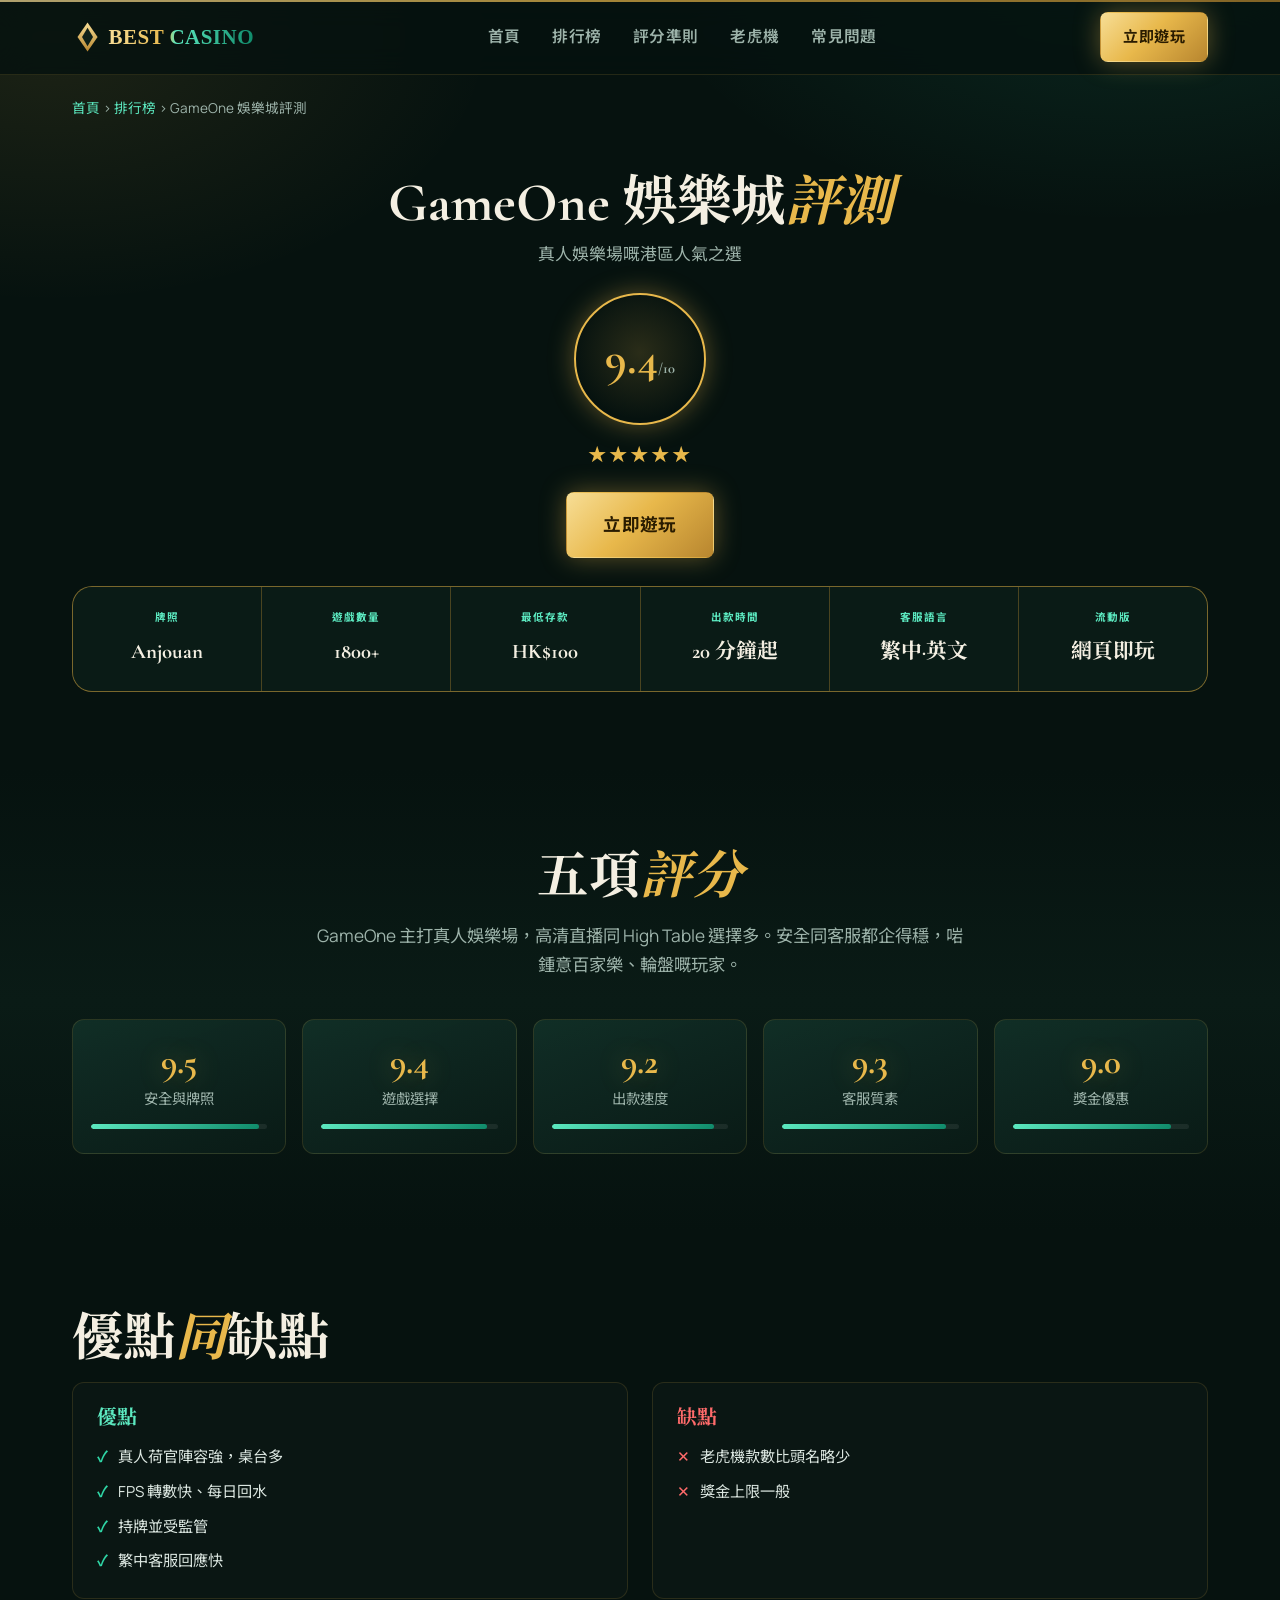
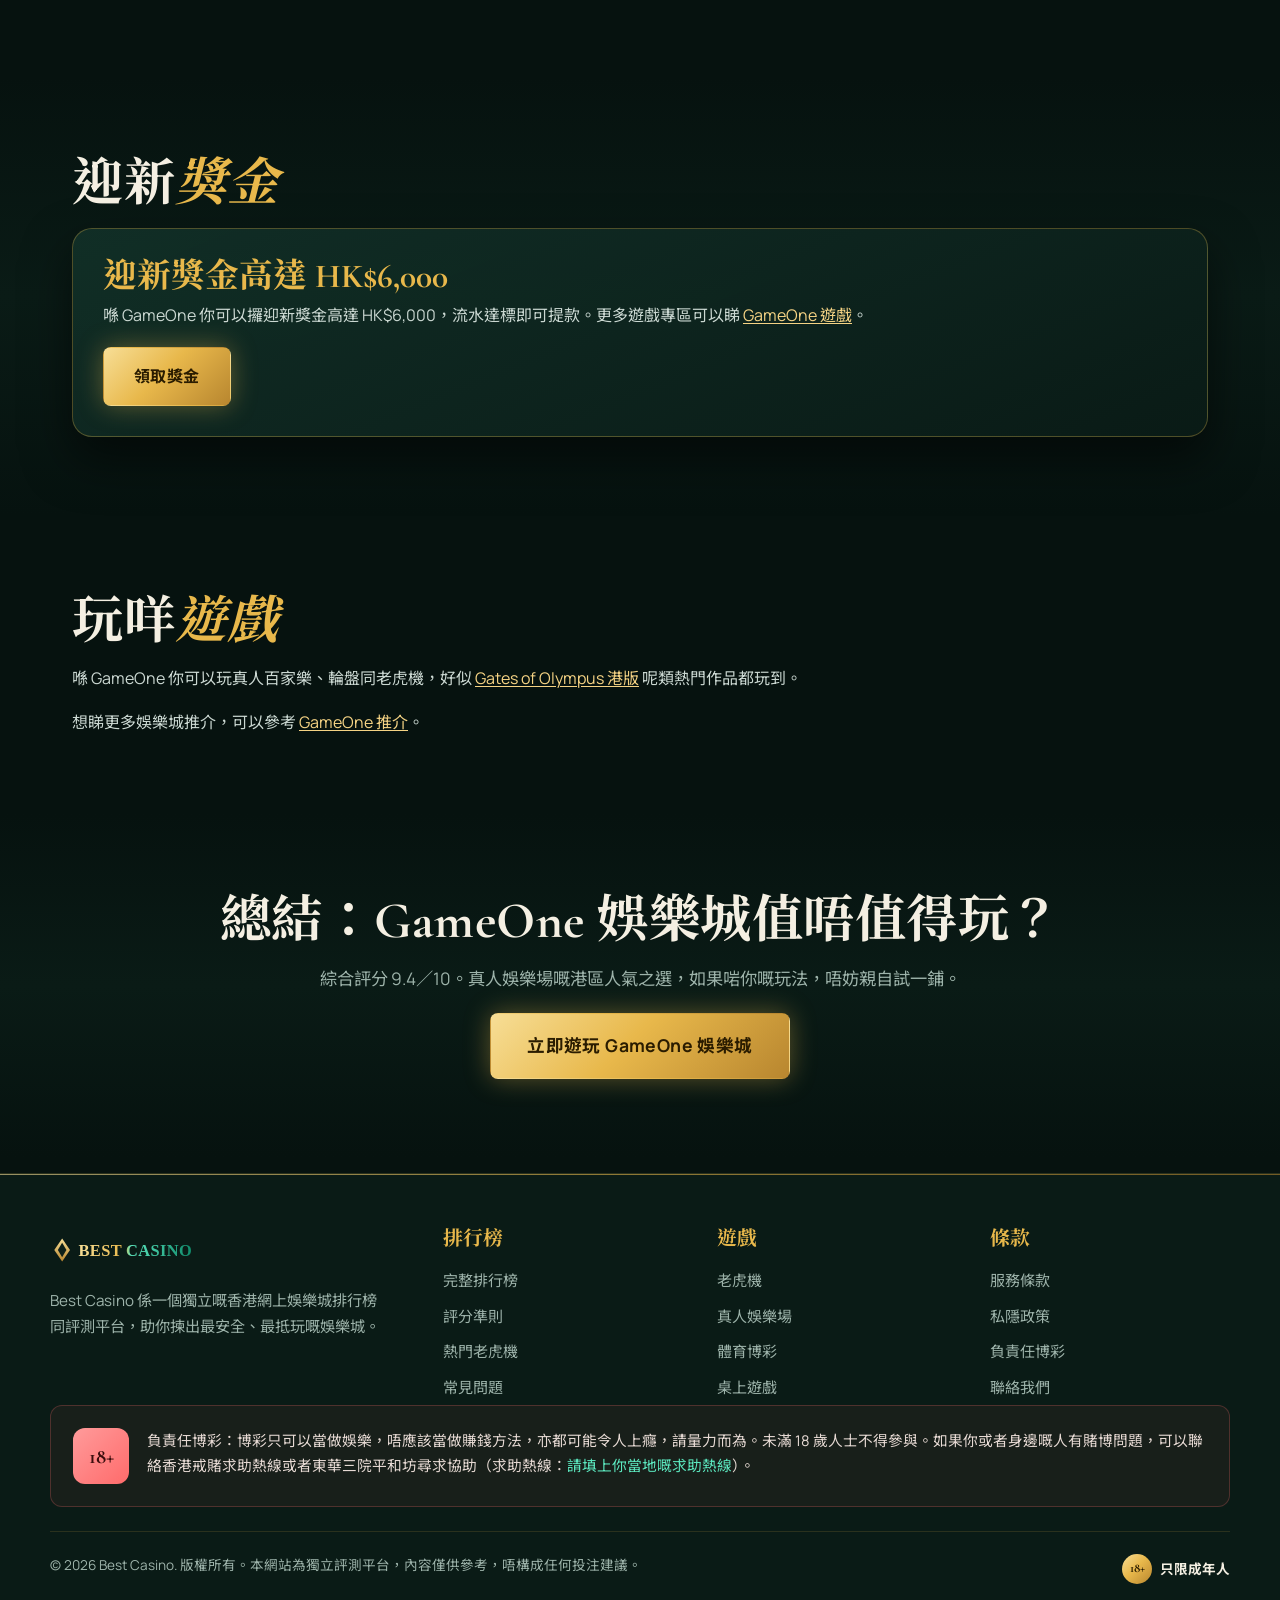
<file: reviews/gameone.html>
<!DOCTYPE html>
<html lang="zh-HK">
<head>
<meta charset="UTF-8">
<meta name="viewport" content="width=device-width, initial-scale=1.0">
<title>GameOne 娛樂城評測 2026｜評分 9.4／10 · 快速資料同獎金實測</title>
<meta name="description" content="GameOne 娛樂城評測：真人娛樂場嘅港區人氣之選，整體評分 9.4／10。快速資料、五項評分、優點缺點、迎新獎金同可玩遊戲一覽。">
<meta name="robots" content="index, follow">
<link rel="icon" type="image/svg+xml" href="../favicon.svg">
<link rel="preconnect" href="https://fonts.googleapis.com"><link rel="preconnect" href="https://fonts.gstatic.com" crossorigin><link href="https://fonts.googleapis.com/css2?family=Cormorant+Garamond:wght@600;700&family=Manrope:wght@400;500;700&family=Noto+Sans+HK:wght@400;500;700&family=Noto+Serif+HK:wght@500;700;900&display=swap" rel="stylesheet">
<link rel="stylesheet" href="../style.css">
</head>
<body>
<header class="site-header"><div class="container"><nav class="nav">
      <a class="brand" href="../index.html" aria-label="Best Casino 首頁"><img src="../logo.svg" alt="Best Casino 標誌" width="150" height="42"></a>
      <input type="checkbox" id="nav-toggle" class="nav-toggle" hidden>
      <label class="hamburger" for="nav-toggle" aria-label="開啟選單"><span></span><span></span><span></span></label>
      <ul class="nav-links"><li><a href="../index.html#top">首頁</a></li><li><a href="../index.html#toplist">排行榜</a></li><li><a href="../index.html#criteria">評分準則</a></li><li><a href="../index.html#slots">老虎機</a></li><li><a href="../index.html#faq">常見問題</a></li></ul>
      <div class="nav-cta"><a class="btn btn-gold" href="../play-and-win/" target="_blank" rel="nofollow noopener">立即遊玩</a></div>
    </nav></div></header>
<div class="container"><div class="breadcrumb"><a href="../index.html">首頁</a> › <a href="../index.html#toplist">排行榜</a> › GameOne 娛樂城評測</div></div>

<section class="section" style="padding-top:6px;">
  <div class="container">
    <div class="rev-top">
      <h1>GameOne 娛樂城<em>評測</em></h1>
      <div class="tagline">真人娛樂場嘅港區人氣之選</div>
      <div class="rev-bigring"><b>9.4<small>/10</small></b></div>
      <div class="stars">★★★★★</div>
      <div class="rev-cta"><a class="btn btn-gold btn-lg" href="../play-and-win/promotions/" target="_blank" rel="nofollow noopener">立即遊玩</a></div>
    </div>
    <div class="facts-strip"><div class="fact"><div class="fl">牌照</div><div class="fv">Anjouan</div></div><div class="fact"><div class="fl">遊戲數量</div><div class="fv">1800+</div></div><div class="fact"><div class="fl">最低存款</div><div class="fv">HK$100</div></div><div class="fact"><div class="fl">出款時間</div><div class="fv">20 分鐘起</div></div><div class="fact"><div class="fl">客服語言</div><div class="fv">繁中·英文</div></div><div class="fact"><div class="fl">流動版</div><div class="fv">網頁即玩</div></div></div>
  </div>
</section>

<section class="section tint">
  <div class="container">
    <div class="head center"><h2 class="section-title">五項<em>評分</em></h2><p class="lead" style="margin-inline:auto;">GameOne 主打真人娛樂場，高清直播同 High Table 選擇多。安全同客服都企得穩，啱鍾意百家樂、輪盤嘅玩家。</p></div>
    <div class="score-cards"><div class="sc"><div class="sv">9.5</div><div class="sl">安全與牌照</div><div class="sbar"><span style="width:95.0%"></span></div></div><div class="sc"><div class="sv">9.4</div><div class="sl">遊戲選擇</div><div class="sbar"><span style="width:94.0%"></span></div></div><div class="sc"><div class="sv">9.2</div><div class="sl">出款速度</div><div class="sbar"><span style="width:92.0%"></span></div></div><div class="sc"><div class="sv">9.3</div><div class="sl">客服質素</div><div class="sbar"><span style="width:93.0%"></span></div></div><div class="sc"><div class="sv">9.0</div><div class="sl">獎金優惠</div><div class="sbar"><span style="width:90.0%"></span></div></div></div>
  </div>
</section>

<section class="section">
  <div class="container">
    <h2 class="section-title">優點<em>同</em>缺點</h2>
    <div class="proscons"><div class="prosbox"><h3>優點</h3><ul><li>真人荷官陣容強，桌台多</li><li>FPS 轉數快、每日回水</li><li>持牌並受監管</li><li>繁中客服回應快</li></ul></div><div class="consbox"><h3>缺點</h3><ul><li>老虎機款數比頭名略少</li><li>獎金上限一般</li></ul></div></div>
  </div>
</section>

<section class="section tint">
  <div class="container">
    <h2 class="section-title">迎新<em>獎金</em></h2>
    <div class="rev-panel"><div class="amt">迎新獎金高達 HK$6,000</div><p>喺 GameOne 你可以攞迎新獎金高達 HK$6,000，流水達標即可提款。更多遊戲專區可以睇 <a href="https://gameone-hongkong.com" target="_blank" rel="noopener">GameOne 遊戲</a>。</p><div style="margin-top:18px;"><a class="btn btn-gold" href="../play-and-win/promotions/" target="_blank" rel="nofollow noopener">領取獎金</a></div></div>
  </div>
</section>

<section class="section">
  <div class="container">
    <h2 class="section-title">玩咩<em>遊戲</em></h2>
    <div class="rev-games"><p>喺 GameOne 你可以玩真人百家樂、輪盤同老虎機，好似 <a href="https://gatesofolympushk.com" target="_blank" rel="noopener">Gates of Olympus 港版</a> 呢類熱門作品都玩到。</p><p>想睇更多娛樂城推介，可以參考 <a href="https://gameonehkg.com" target="_blank" rel="noopener">GameOne 推介</a>。</p></div>
  </div>
</section>

<section class="section tint">
  <div class="container" style="text-align:center;">
    <h2 class="section-title">總結：GameOne 娛樂城值唔值得玩？</h2>
    <p class="lead" style="margin-inline:auto;">綜合評分 9.4／10。真人娛樂場嘅港區人氣之選，如果啱你嘅玩法，唔妨親自試一鋪。</p>
    <div class="rev-cta"><a class="btn btn-gold btn-lg" href="../play-and-win/promotions/" target="_blank" rel="nofollow noopener">立即遊玩 GameOne 娛樂城</a></div>
  </div>
</section>

<footer class="site-footer"><div class="container footer-inner">
    <div class="footer-top">
      <div class="footer-brand"><img src="../logo.svg" alt="Best Casino 標誌" width="150" height="44"><p>Best Casino 係一個獨立嘅香港網上娛樂城排行榜同評測平台，助你揀出最安全、最抵玩嘅娛樂城。</p></div>
      <div class="footer-col"><h4>排行榜</h4><a href="../index.html#toplist">完整排行榜</a><a href="../index.html#criteria">評分準則</a><a href="../index.html#slots">熱門老虎機</a><a href="../index.html#faq">常見問題</a></div>
      <div class="footer-col"><h4>遊戲</h4><a href="../index.html#slots">老虎機</a><a href="#">真人娛樂場</a><a href="#">體育博彩</a><a href="#">桌上遊戲</a></div>
      <div class="footer-col"><h4>條款</h4><a href="#">服務條款</a><a href="#">私隱政策</a><a href="#">負責任博彩</a><a href="#">聯絡我們</a></div>
    </div>
    <div class="rg-block"><span class="rg-badge">18+</span><p>負責任博彩：博彩只可以當做娛樂，唔應該當做賺錢方法，亦都可能令人上癮，請量力而為。未滿 18 歲人士不得參與。如果你或者身邊嘅人有賭博問題，可以聯絡香港戒賭求助熱線或者東華三院平和坊尋求協助（求助熱線：<a href="#">請填上你當地嘅求助熱線</a>）。</p></div>
    <div class="footer-legal"><span>© 2026 Best Casino. 版權所有。本網站為獨立評測平台，內容僅供參考，唔構成任何投注建議。</span><span class="b18"><span class="n">18+</span>只限成年人</span></div>
  </div></footer>
</body>
</html>
</file>
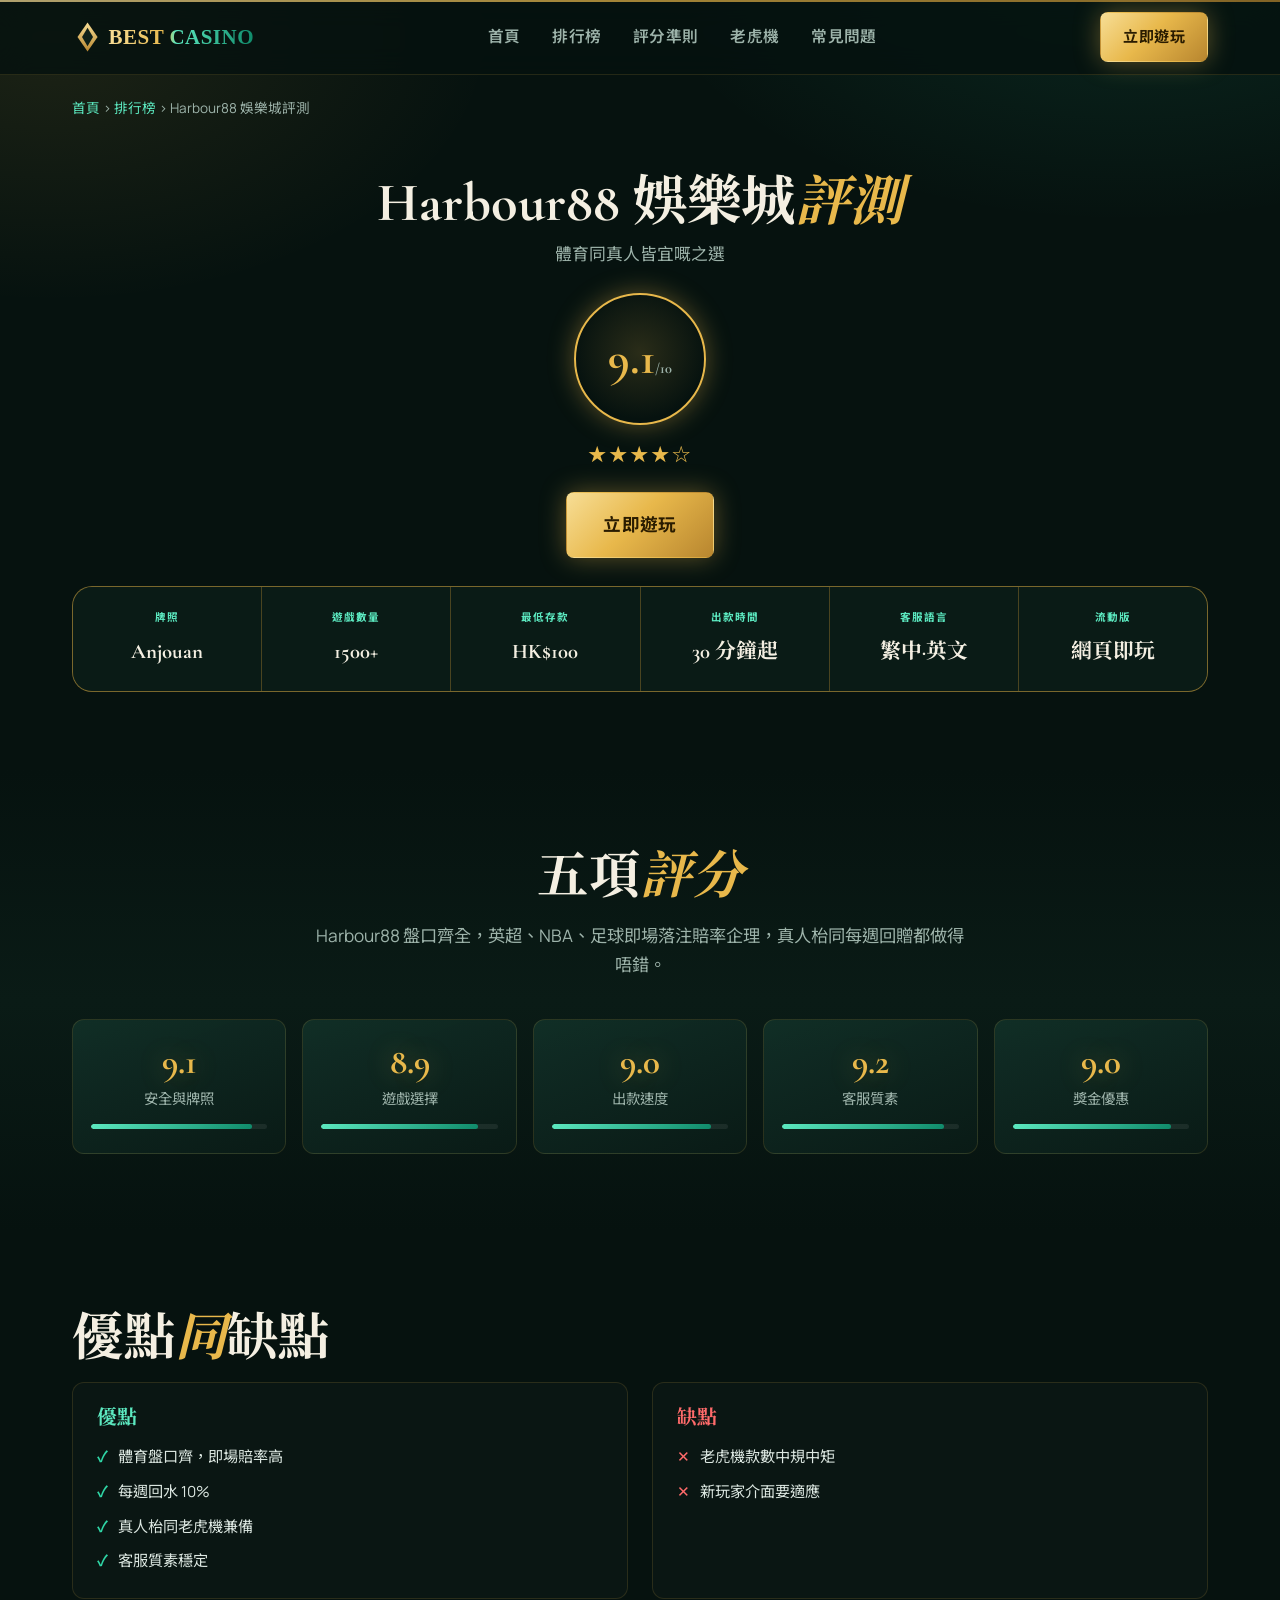
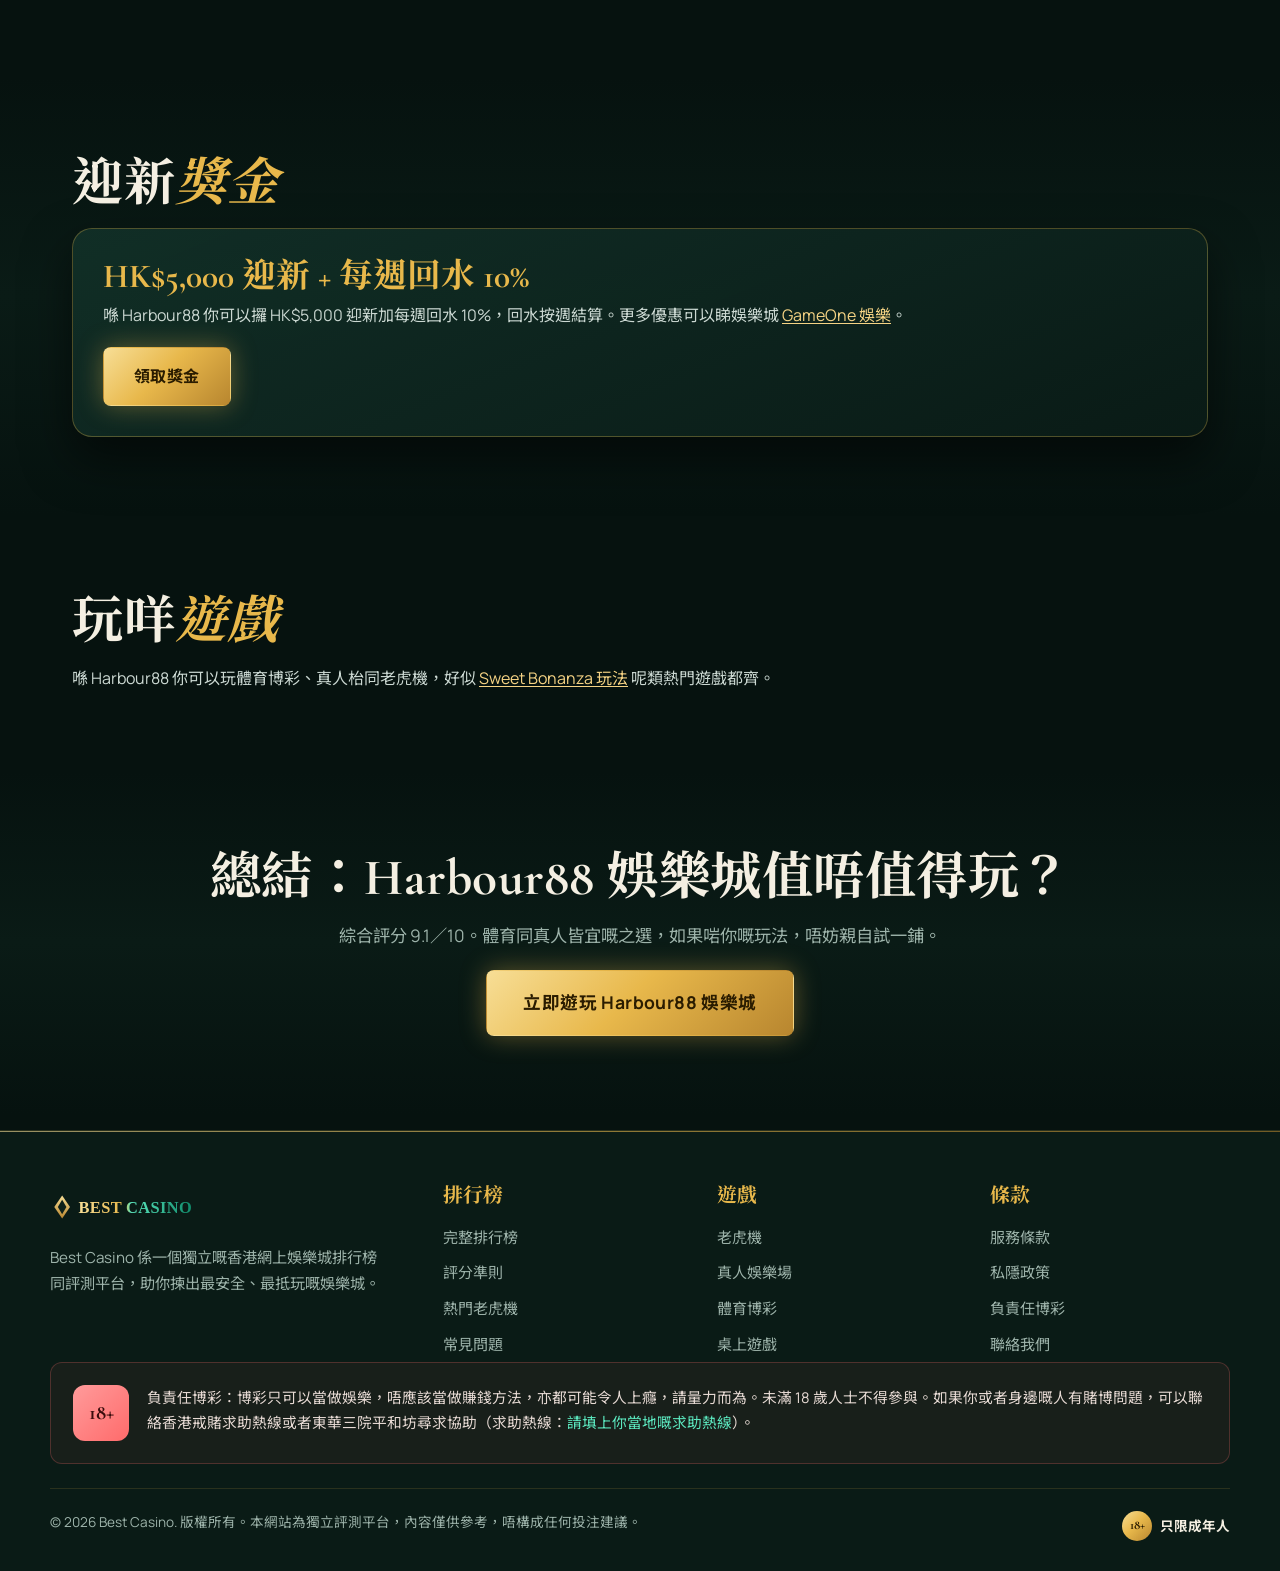
<file: reviews/harbour88.html>
<!DOCTYPE html>
<html lang="zh-HK">
<head>
<meta charset="UTF-8">
<meta name="viewport" content="width=device-width, initial-scale=1.0">
<title>Harbour88 娛樂城評測 2026｜評分 9.1／10 · 快速資料同獎金實測</title>
<meta name="description" content="Harbour88 娛樂城評測：體育同真人皆宜嘅之選，整體評分 9.1／10。快速資料、五項評分、優點缺點、迎新獎金同可玩遊戲一覽。">
<meta name="robots" content="index, follow">
<link rel="icon" type="image/svg+xml" href="../favicon.svg">
<link rel="preconnect" href="https://fonts.googleapis.com"><link rel="preconnect" href="https://fonts.gstatic.com" crossorigin><link href="https://fonts.googleapis.com/css2?family=Cormorant+Garamond:wght@600;700&family=Manrope:wght@400;500;700&family=Noto+Sans+HK:wght@400;500;700&family=Noto+Serif+HK:wght@500;700;900&display=swap" rel="stylesheet">
<link rel="stylesheet" href="../style.css">
</head>
<body>
<header class="site-header"><div class="container"><nav class="nav">
      <a class="brand" href="../index.html" aria-label="Best Casino 首頁"><img src="../logo.svg" alt="Best Casino 標誌" width="150" height="42"></a>
      <input type="checkbox" id="nav-toggle" class="nav-toggle" hidden>
      <label class="hamburger" for="nav-toggle" aria-label="開啟選單"><span></span><span></span><span></span></label>
      <ul class="nav-links"><li><a href="../index.html#top">首頁</a></li><li><a href="../index.html#toplist">排行榜</a></li><li><a href="../index.html#criteria">評分準則</a></li><li><a href="../index.html#slots">老虎機</a></li><li><a href="../index.html#faq">常見問題</a></li></ul>
      <div class="nav-cta"><a class="btn btn-gold" href="../play-and-win/" target="_blank" rel="nofollow noopener">立即遊玩</a></div>
    </nav></div></header>
<div class="container"><div class="breadcrumb"><a href="../index.html">首頁</a> › <a href="../index.html#toplist">排行榜</a> › Harbour88 娛樂城評測</div></div>

<section class="section" style="padding-top:6px;">
  <div class="container">
    <div class="rev-top">
      <h1>Harbour88 娛樂城<em>評測</em></h1>
      <div class="tagline">體育同真人皆宜嘅之選</div>
      <div class="rev-bigring"><b>9.1<small>/10</small></b></div>
      <div class="stars">★★★★☆</div>
      <div class="rev-cta"><a class="btn btn-gold btn-lg" href="../play-and-win/live/" target="_blank" rel="nofollow noopener">立即遊玩</a></div>
    </div>
    <div class="facts-strip"><div class="fact"><div class="fl">牌照</div><div class="fv">Anjouan</div></div><div class="fact"><div class="fl">遊戲數量</div><div class="fv">1500+</div></div><div class="fact"><div class="fl">最低存款</div><div class="fv">HK$100</div></div><div class="fact"><div class="fl">出款時間</div><div class="fv">30 分鐘起</div></div><div class="fact"><div class="fl">客服語言</div><div class="fv">繁中·英文</div></div><div class="fact"><div class="fl">流動版</div><div class="fv">網頁即玩</div></div></div>
  </div>
</section>

<section class="section tint">
  <div class="container">
    <div class="head center"><h2 class="section-title">五項<em>評分</em></h2><p class="lead" style="margin-inline:auto;">Harbour88 盤口齊全，英超、NBA、足球即場落注賠率企理，真人枱同每週回贈都做得唔錯。</p></div>
    <div class="score-cards"><div class="sc"><div class="sv">9.1</div><div class="sl">安全與牌照</div><div class="sbar"><span style="width:91.0%"></span></div></div><div class="sc"><div class="sv">8.9</div><div class="sl">遊戲選擇</div><div class="sbar"><span style="width:89.0%"></span></div></div><div class="sc"><div class="sv">9.0</div><div class="sl">出款速度</div><div class="sbar"><span style="width:90.0%"></span></div></div><div class="sc"><div class="sv">9.2</div><div class="sl">客服質素</div><div class="sbar"><span style="width:92.0%"></span></div></div><div class="sc"><div class="sv">9.0</div><div class="sl">獎金優惠</div><div class="sbar"><span style="width:90.0%"></span></div></div></div>
  </div>
</section>

<section class="section">
  <div class="container">
    <h2 class="section-title">優點<em>同</em>缺點</h2>
    <div class="proscons"><div class="prosbox"><h3>優點</h3><ul><li>體育盤口齊，即場賠率高</li><li>每週回水 10%</li><li>真人枱同老虎機兼備</li><li>客服質素穩定</li></ul></div><div class="consbox"><h3>缺點</h3><ul><li>老虎機款數中規中矩</li><li>新玩家介面要適應</li></ul></div></div>
  </div>
</section>

<section class="section tint">
  <div class="container">
    <h2 class="section-title">迎新<em>獎金</em></h2>
    <div class="rev-panel"><div class="amt">HK$5,000 迎新 + 每週回水 10%</div><p>喺 Harbour88 你可以攞 HK$5,000 迎新加每週回水 10%，回水按週結算。更多優惠可以睇娛樂城 <a href="https://gameone-play.com" target="_blank" rel="noopener">GameOne 娛樂</a>。</p><div style="margin-top:18px;"><a class="btn btn-gold" href="../play-and-win/live/" target="_blank" rel="nofollow noopener">領取獎金</a></div></div>
  </div>
</section>

<section class="section">
  <div class="container">
    <h2 class="section-title">玩咩<em>遊戲</em></h2>
    <div class="rev-games"><p>喺 Harbour88 你可以玩體育博彩、真人枱同老虎機，好似 <a href="https://sweetbonanza-hongkong.com" target="_blank" rel="noopener">Sweet Bonanza 玩法</a> 呢類熱門遊戲都齊。</p></div>
  </div>
</section>

<section class="section tint">
  <div class="container" style="text-align:center;">
    <h2 class="section-title">總結：Harbour88 娛樂城值唔值得玩？</h2>
    <p class="lead" style="margin-inline:auto;">綜合評分 9.1／10。體育同真人皆宜嘅之選，如果啱你嘅玩法，唔妨親自試一鋪。</p>
    <div class="rev-cta"><a class="btn btn-gold btn-lg" href="../play-and-win/live/" target="_blank" rel="nofollow noopener">立即遊玩 Harbour88 娛樂城</a></div>
  </div>
</section>

<footer class="site-footer"><div class="container footer-inner">
    <div class="footer-top">
      <div class="footer-brand"><img src="../logo.svg" alt="Best Casino 標誌" width="150" height="44"><p>Best Casino 係一個獨立嘅香港網上娛樂城排行榜同評測平台，助你揀出最安全、最抵玩嘅娛樂城。</p></div>
      <div class="footer-col"><h4>排行榜</h4><a href="../index.html#toplist">完整排行榜</a><a href="../index.html#criteria">評分準則</a><a href="../index.html#slots">熱門老虎機</a><a href="../index.html#faq">常見問題</a></div>
      <div class="footer-col"><h4>遊戲</h4><a href="../index.html#slots">老虎機</a><a href="#">真人娛樂場</a><a href="#">體育博彩</a><a href="#">桌上遊戲</a></div>
      <div class="footer-col"><h4>條款</h4><a href="#">服務條款</a><a href="#">私隱政策</a><a href="#">負責任博彩</a><a href="#">聯絡我們</a></div>
    </div>
    <div class="rg-block"><span class="rg-badge">18+</span><p>負責任博彩：博彩只可以當做娛樂，唔應該當做賺錢方法，亦都可能令人上癮，請量力而為。未滿 18 歲人士不得參與。如果你或者身邊嘅人有賭博問題，可以聯絡香港戒賭求助熱線或者東華三院平和坊尋求協助（求助熱線：<a href="#">請填上你當地嘅求助熱線</a>）。</p></div>
    <div class="footer-legal"><span>© 2026 Best Casino. 版權所有。本網站為獨立評測平台，內容僅供參考，唔構成任何投注建議。</span><span class="b18"><span class="n">18+</span>只限成年人</span></div>
  </div></footer>
</body>
</html>
</file>
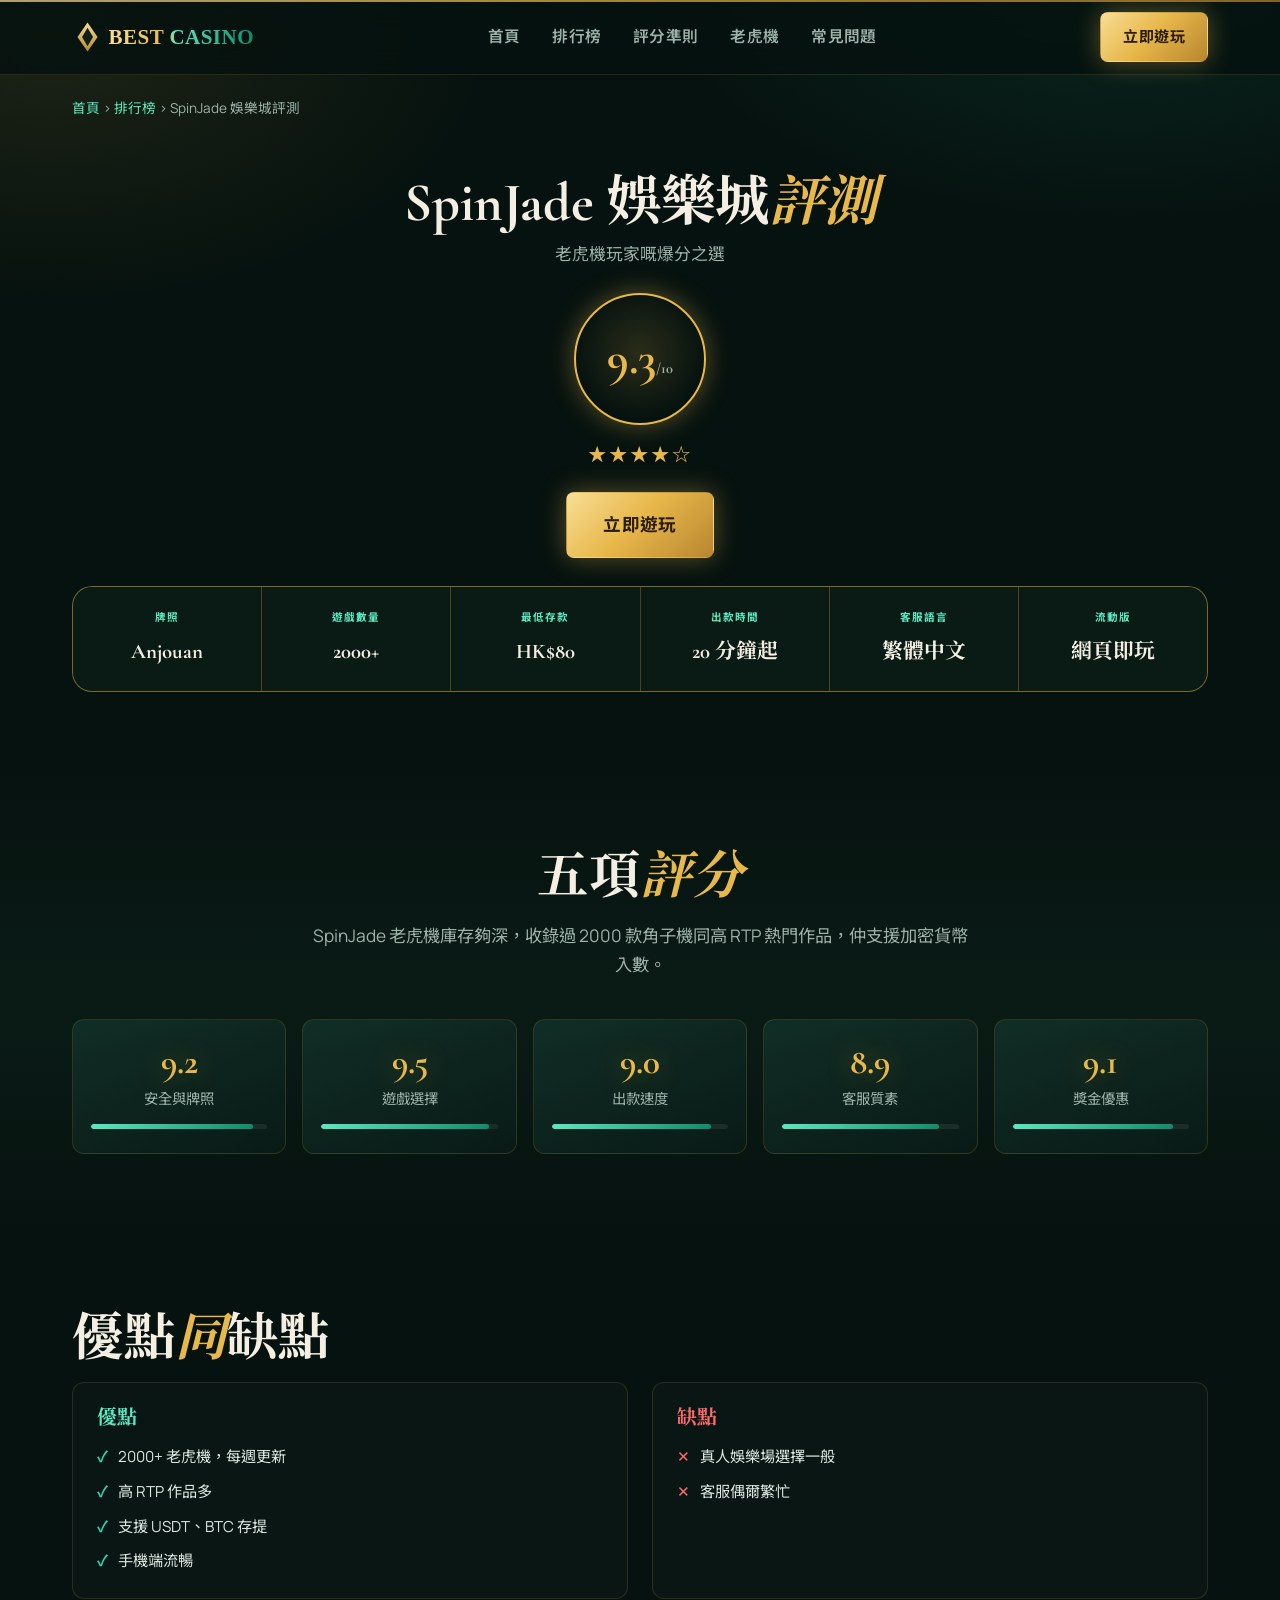
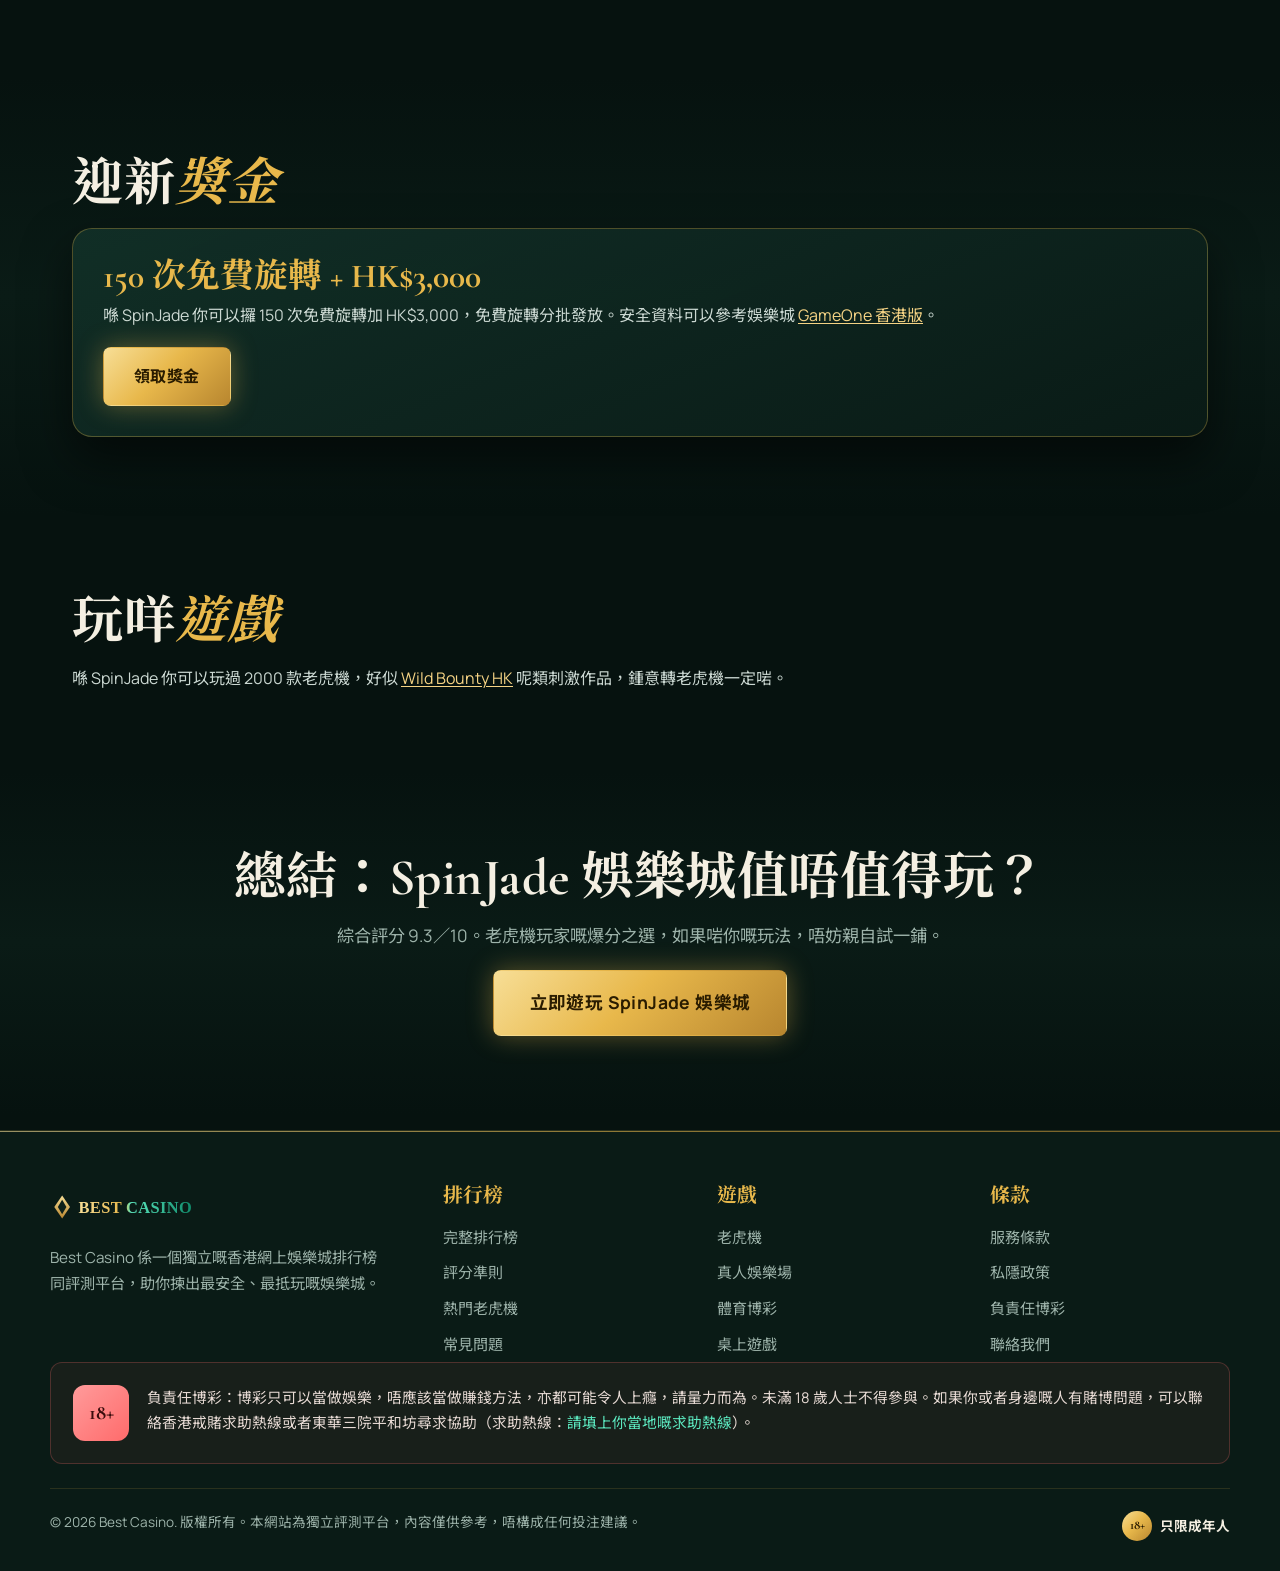
<file: reviews/spinjade.html>
<!DOCTYPE html>
<html lang="zh-HK">
<head>
<meta charset="UTF-8">
<meta name="viewport" content="width=device-width, initial-scale=1.0">
<title>SpinJade 娛樂城評測 2026｜評分 9.3／10 · 快速資料同獎金實測</title>
<meta name="description" content="SpinJade 娛樂城評測：老虎機玩家嘅爆分之選，整體評分 9.3／10。快速資料、五項評分、優點缺點、迎新獎金同可玩遊戲一覽。">
<meta name="robots" content="index, follow">
<link rel="icon" type="image/svg+xml" href="../favicon.svg">
<link rel="preconnect" href="https://fonts.googleapis.com"><link rel="preconnect" href="https://fonts.gstatic.com" crossorigin><link href="https://fonts.googleapis.com/css2?family=Cormorant+Garamond:wght@600;700&family=Manrope:wght@400;500;700&family=Noto+Sans+HK:wght@400;500;700&family=Noto+Serif+HK:wght@500;700;900&display=swap" rel="stylesheet">
<link rel="stylesheet" href="../style.css">
</head>
<body>
<header class="site-header"><div class="container"><nav class="nav">
      <a class="brand" href="../index.html" aria-label="Best Casino 首頁"><img src="../logo.svg" alt="Best Casino 標誌" width="150" height="42"></a>
      <input type="checkbox" id="nav-toggle" class="nav-toggle" hidden>
      <label class="hamburger" for="nav-toggle" aria-label="開啟選單"><span></span><span></span><span></span></label>
      <ul class="nav-links"><li><a href="../index.html#top">首頁</a></li><li><a href="../index.html#toplist">排行榜</a></li><li><a href="../index.html#criteria">評分準則</a></li><li><a href="../index.html#slots">老虎機</a></li><li><a href="../index.html#faq">常見問題</a></li></ul>
      <div class="nav-cta"><a class="btn btn-gold" href="../play-and-win/" target="_blank" rel="nofollow noopener">立即遊玩</a></div>
    </nav></div></header>
<div class="container"><div class="breadcrumb"><a href="../index.html">首頁</a> › <a href="../index.html#toplist">排行榜</a> › SpinJade 娛樂城評測</div></div>

<section class="section" style="padding-top:6px;">
  <div class="container">
    <div class="rev-top">
      <h1>SpinJade 娛樂城<em>評測</em></h1>
      <div class="tagline">老虎機玩家嘅爆分之選</div>
      <div class="rev-bigring"><b>9.3<small>/10</small></b></div>
      <div class="stars">★★★★☆</div>
      <div class="rev-cta"><a class="btn btn-gold btn-lg" href="../play-and-win/slots/" target="_blank" rel="nofollow noopener">立即遊玩</a></div>
    </div>
    <div class="facts-strip"><div class="fact"><div class="fl">牌照</div><div class="fv">Anjouan</div></div><div class="fact"><div class="fl">遊戲數量</div><div class="fv">2000+</div></div><div class="fact"><div class="fl">最低存款</div><div class="fv">HK$80</div></div><div class="fact"><div class="fl">出款時間</div><div class="fv">20 分鐘起</div></div><div class="fact"><div class="fl">客服語言</div><div class="fv">繁體中文</div></div><div class="fact"><div class="fl">流動版</div><div class="fv">網頁即玩</div></div></div>
  </div>
</section>

<section class="section tint">
  <div class="container">
    <div class="head center"><h2 class="section-title">五項<em>評分</em></h2><p class="lead" style="margin-inline:auto;">SpinJade 老虎機庫存夠深，收錄過 2000 款角子機同高 RTP 熱門作品，仲支援加密貨幣入數。</p></div>
    <div class="score-cards"><div class="sc"><div class="sv">9.2</div><div class="sl">安全與牌照</div><div class="sbar"><span style="width:92.0%"></span></div></div><div class="sc"><div class="sv">9.5</div><div class="sl">遊戲選擇</div><div class="sbar"><span style="width:95.0%"></span></div></div><div class="sc"><div class="sv">9.0</div><div class="sl">出款速度</div><div class="sbar"><span style="width:90.0%"></span></div></div><div class="sc"><div class="sv">8.9</div><div class="sl">客服質素</div><div class="sbar"><span style="width:89.0%"></span></div></div><div class="sc"><div class="sv">9.1</div><div class="sl">獎金優惠</div><div class="sbar"><span style="width:91.0%"></span></div></div></div>
  </div>
</section>

<section class="section">
  <div class="container">
    <h2 class="section-title">優點<em>同</em>缺點</h2>
    <div class="proscons"><div class="prosbox"><h3>優點</h3><ul><li>2000+ 老虎機，每週更新</li><li>高 RTP 作品多</li><li>支援 USDT、BTC 存提</li><li>手機端流暢</li></ul></div><div class="consbox"><h3>缺點</h3><ul><li>真人娛樂場選擇一般</li><li>客服偶爾繁忙</li></ul></div></div>
  </div>
</section>

<section class="section tint">
  <div class="container">
    <h2 class="section-title">迎新<em>獎金</em></h2>
    <div class="rev-panel"><div class="amt">150 次免費旋轉 + HK$3,000</div><p>喺 SpinJade 你可以攞 150 次免費旋轉加 HK$3,000，免費旋轉分批發放。安全資料可以參考娛樂城 <a href="https://gameone-hong-kong.com" target="_blank" rel="noopener">GameOne 香港版</a>。</p><div style="margin-top:18px;"><a class="btn btn-gold" href="../play-and-win/slots/" target="_blank" rel="nofollow noopener">領取獎金</a></div></div>
  </div>
</section>

<section class="section">
  <div class="container">
    <h2 class="section-title">玩咩<em>遊戲</em></h2>
    <div class="rev-games"><p>喺 SpinJade 你可以玩過 2000 款老虎機，好似 <a href="https://wildbountyshowdownhg.com" target="_blank" rel="noopener">Wild Bounty HK</a> 呢類刺激作品，鍾意轉老虎機一定啱。</p></div>
  </div>
</section>

<section class="section tint">
  <div class="container" style="text-align:center;">
    <h2 class="section-title">總結：SpinJade 娛樂城值唔值得玩？</h2>
    <p class="lead" style="margin-inline:auto;">綜合評分 9.3／10。老虎機玩家嘅爆分之選，如果啱你嘅玩法，唔妨親自試一鋪。</p>
    <div class="rev-cta"><a class="btn btn-gold btn-lg" href="../play-and-win/slots/" target="_blank" rel="nofollow noopener">立即遊玩 SpinJade 娛樂城</a></div>
  </div>
</section>

<footer class="site-footer"><div class="container footer-inner">
    <div class="footer-top">
      <div class="footer-brand"><img src="../logo.svg" alt="Best Casino 標誌" width="150" height="44"><p>Best Casino 係一個獨立嘅香港網上娛樂城排行榜同評測平台，助你揀出最安全、最抵玩嘅娛樂城。</p></div>
      <div class="footer-col"><h4>排行榜</h4><a href="../index.html#toplist">完整排行榜</a><a href="../index.html#criteria">評分準則</a><a href="../index.html#slots">熱門老虎機</a><a href="../index.html#faq">常見問題</a></div>
      <div class="footer-col"><h4>遊戲</h4><a href="../index.html#slots">老虎機</a><a href="#">真人娛樂場</a><a href="#">體育博彩</a><a href="#">桌上遊戲</a></div>
      <div class="footer-col"><h4>條款</h4><a href="#">服務條款</a><a href="#">私隱政策</a><a href="#">負責任博彩</a><a href="#">聯絡我們</a></div>
    </div>
    <div class="rg-block"><span class="rg-badge">18+</span><p>負責任博彩：博彩只可以當做娛樂，唔應該當做賺錢方法，亦都可能令人上癮，請量力而為。未滿 18 歲人士不得參與。如果你或者身邊嘅人有賭博問題，可以聯絡香港戒賭求助熱線或者東華三院平和坊尋求協助（求助熱線：<a href="#">請填上你當地嘅求助熱線</a>）。</p></div>
    <div class="footer-legal"><span>© 2026 Best Casino. 版權所有。本網站為獨立評測平台，內容僅供參考，唔構成任何投注建議。</span><span class="b18"><span class="n">18+</span>只限成年人</span></div>
  </div></footer>
</body>
</html>
</file>
<file: style.css>
/* ==========================================================================
   Best Casino Hong Kong  香港網上娛樂城評測
   Theme: Jade and Gold Luxury (emerald-black base, gold + jade, serif display)
   Deliberately distinct palette + typography + layout from the sister site.
   ========================================================================== */

:root{
  --bg:#06120F;
  --bg-2:#0A1B16;
  --panel:#0E2019;
  --panel-2:#123028;
  --line:rgba(232,184,75,.14);
  --line-2:rgba(232,184,75,.30);

  --gold:#E8B84B;
  --gold-2:#F5D384;
  --gold-deep:#B8862F;
  --jade:#2FD6A6;
  --jade-2:#5CE9C0;
  --jade-deep:#0F8A6A;
  --coral:#FF6B6B;

  --cream:#F4EFE2;
  --muted:#9DB3AA;

  --radius:12px;
  --radius-lg:20px;
  --radius-pill:999px;
  --shadow:0 22px 48px rgba(0,0,0,.55);
  --glow-gold:0 0 26px rgba(232,184,75,.38);
  --glow-jade:0 0 24px rgba(47,214,166,.38);

  --grad-gold:linear-gradient(135deg,#F7DE96 0%,#E8B84B 46%,#B8862F 100%);
  --grad-jade:linear-gradient(135deg,#5CE9C0 0%,#0F8A6A 100%);
  --grad-panel:linear-gradient(158deg,rgba(18,48,40,.92),rgba(10,27,22,.94));

  --font-display:'Cormorant Garamond','Noto Serif HK',Georgia,serif;
  --font-body:'Manrope','Noto Sans HK',system-ui,-apple-system,sans-serif;

  --max:1180px;
}

/* ------------------------------ reset / base ---------------------------- */
*,*::before,*::after{box-sizing:border-box;}
html{scroll-behavior:smooth;-webkit-text-size-adjust:100%;}
body{
  margin:0;font-family:var(--font-body);font-weight:400;line-height:1.7;
  color:var(--cream);background:var(--bg);overflow-x:hidden;
  background-image:
    radial-gradient(820px 460px at 88% -6%, rgba(47,214,166,.12), transparent 60%),
    radial-gradient(760px 460px at 4% 4%, rgba(232,184,75,.10), transparent 58%);
  background-attachment:fixed;
}
img{max-width:100%;display:block;height:auto;}
a{color:inherit;text-decoration:none;}
h1,h2,h3,h4{font-family:var(--font-display);margin:0;font-weight:700;line-height:1.14;}
p{margin:0 0 1rem;}
p:last-child{margin-bottom:0;}
ul{margin:0;padding:0;list-style:none;}
:focus-visible{outline:3px solid var(--jade);outline-offset:3px;border-radius:6px;}

/* ------------------------------ layout utils ---------------------------- */
.container{width:100%;max-width:var(--max);margin-inline:auto;padding-inline:22px;}
.section{padding:78px 0;position:relative;}
.section.tint{background:linear-gradient(180deg,var(--bg) 0%,var(--bg-2) 50%,var(--bg) 100%);}
.eyebrow{
  display:inline-flex;align-items:center;gap:10px;font-family:var(--font-body);font-weight:700;
  letter-spacing:3px;text-transform:uppercase;font-size:.76rem;color:var(--jade-2);margin-bottom:16px;
}
.eyebrow::before{content:"";width:26px;height:1px;background:var(--gold);}
.section-title{font-size:clamp(2rem,5vw,3.2rem);letter-spacing:.5px;margin-bottom:14px;color:var(--cream);}
.section-title em{font-style:italic;color:var(--gold);}
.section-title .jade{color:var(--jade-2);font-style:normal;}
.lead{color:var(--muted);font-size:1.08rem;max-width:660px;}
.head{max-width:720px;}
.head.center{margin-inline:auto;text-align:center;}
.head.center .lead{margin-inline:auto;}

/* ornamental gold divider (signature) */
.rule{display:flex;align-items:center;justify-content:center;gap:16px;margin:0 auto 40px;max-width:340px;}
.rule::before,.rule::after{content:"";height:1px;flex:1;background:linear-gradient(90deg,transparent,var(--line-2));}
.rule::after{background:linear-gradient(270deg,transparent,var(--line-2));}
.rule span{width:9px;height:9px;transform:rotate(45deg);background:var(--grad-gold);box-shadow:var(--glow-gold);}

/* ------------------------------ buttons --------------------------------- */
.btn{
  --fs:1rem;display:inline-flex;align-items:center;justify-content:center;gap:.5em;
  font-family:var(--font-body);font-weight:700;font-size:var(--fs);letter-spacing:.4px;
  padding:15px 30px;border-radius:8px;border:1px solid transparent;cursor:pointer;
  transition:transform .18s ease, box-shadow .25s ease, background .2s ease, color .2s ease;
}
.btn:hover{transform:translateY(-2px);}
.btn-gold{color:#2a1c00;background:var(--grad-gold);box-shadow:var(--glow-gold);}
.btn-gold:hover{box-shadow:0 0 40px rgba(232,184,75,.7);}
.btn-jade{color:#03251c;background:var(--grad-jade);box-shadow:var(--glow-jade);}
.btn-outline{color:var(--cream);border-color:var(--line-2);background:rgba(232,184,75,.04);}
.btn-outline:hover{border-color:var(--gold);color:var(--gold-2);box-shadow:var(--glow-gold);}
.btn-lg{--fs:1.1rem;padding:17px 36px;}

/* ------------------------------ header ---------------------------------- */
.site-header{position:sticky;top:0;z-index:50;background:rgba(6,18,15,.82);
  backdrop-filter:blur(14px);border-bottom:1px solid var(--line);}
.site-header::before{content:"";position:absolute;top:0;left:0;right:0;height:2px;background:var(--grad-gold);opacity:.7;}
.nav{display:flex;align-items:center;gap:26px;height:74px;}
.brand{display:flex;align-items:center;gap:10px;flex-shrink:0;}
.brand img{height:42px;width:auto;}
.nav-links{display:flex;align-items:center;gap:28px;margin-inline:auto;}
.nav-links li{display:flex;align-items:center;}
.nav-links a{font-family:var(--font-body);font-weight:600;font-size:.98rem;color:var(--muted);
  letter-spacing:.3px;padding:6px 2px;position:relative;transition:color .18s ease;display:inline-flex;align-items:center;line-height:1;}
.nav-links a::after{content:"";position:absolute;left:0;bottom:-2px;height:1px;width:0;background:var(--gold);transition:width .22s ease;}
.nav-links a:hover{color:var(--cream);}
.nav-links a:hover::after{width:100%;}
.nav-cta .btn{padding:11px 22px;--fs:.94rem;}
.nav-toggle{display:none;}
.hamburger{display:none;flex-direction:column;gap:5px;cursor:pointer;padding:10px;margin-left:auto;}
.hamburger span{width:26px;height:2px;background:var(--cream);border-radius:2px;transition:.25s;}

/* ------------------------------ hero ------------------------------------ */
.hero{position:relative;padding:92px 0 84px;overflow:hidden;
  background:
    linear-gradient(180deg,rgba(6,18,15,.55),rgba(6,18,15,.82) 60%,var(--bg)),
    radial-gradient(900px 480px at 78% 26%, rgba(47,214,166,.22), transparent 62%),
    url('images/hero-bg.webp') center 24% / cover no-repeat,
    var(--bg);}
.hero-grid{display:grid;grid-template-columns:1.25fr .75fr;gap:44px;align-items:center;position:relative;z-index:2;}
.hero .eyebrow{color:var(--gold-2);}
.hero .eyebrow::before{background:var(--jade);}
.hero-title{font-size:clamp(2.4rem,6vw,4.4rem);letter-spacing:.5px;margin-bottom:20px;color:var(--cream);}
.hero-title em{font-style:italic;color:var(--gold);}
.hero-title .jade{color:var(--jade-2);font-style:normal;}
.hero-sub{font-family:var(--font-body);font-size:clamp(1.02rem,2vw,1.2rem);color:#DCE7E1;max-width:560px;margin-bottom:28px;}
.hero-sub b{color:var(--gold-2);font-weight:700;}
.hero-actions{display:flex;flex-wrap:wrap;gap:14px;}
.hero-fine{margin-top:18px;font-size:.84rem;color:var(--muted);}

/* rating card (hero signature, replaces mascot) */
.rating-card{position:relative;background:var(--grad-panel);border:1px solid var(--line-2);
  border-radius:var(--radius-lg);padding:30px 28px;text-align:center;box-shadow:var(--shadow);}
.rating-card .corner{position:absolute;width:18px;height:18px;border:2px solid var(--gold);}
.rating-card .c1{top:12px;left:12px;border-right:0;border-bottom:0;}
.rating-card .c2{top:12px;right:12px;border-left:0;border-bottom:0;}
.rating-card .c3{bottom:12px;left:12px;border-right:0;border-top:0;}
.rating-card .c4{bottom:12px;right:12px;border-left:0;border-top:0;}
.rating-card .label{font-family:var(--font-body);font-weight:700;letter-spacing:2px;text-transform:uppercase;
  font-size:.72rem;color:var(--jade-2);margin-bottom:10px;}
.rating-ring{width:132px;height:132px;margin:6px auto 12px;border-radius:50%;display:grid;place-items:center;
  background:radial-gradient(circle at 50% 45%,rgba(232,184,75,.16),transparent 70%);
  border:2px solid var(--gold);box-shadow:var(--glow-gold);position:relative;}
.rating-ring .score{font-family:var(--font-display);font-weight:700;font-size:3rem;color:var(--gold);line-height:1;}
.rating-ring .score small{font-size:1.1rem;color:var(--muted);}
.rating-card .stars{color:var(--gold);letter-spacing:3px;font-size:1.1rem;margin-bottom:8px;}
.rating-card .verdict{font-family:var(--font-body);color:#DCE7E1;font-size:.94rem;}

/* ------------------------------ review scorecard ------------------------ */
.score-grid{display:grid;grid-template-columns:1.1fr .9fr;gap:44px;align-items:center;margin-top:40px;}
.scorebars{display:flex;flex-direction:column;gap:20px;}
.scorebar .top{display:flex;justify-content:space-between;align-items:baseline;margin-bottom:8px;}
.scorebar .name{font-family:var(--font-body);font-weight:600;color:var(--cream);font-size:1rem;}
.scorebar .val{font-family:var(--font-display);font-weight:700;color:var(--gold);font-size:1.3rem;}
.scorebar .track{height:8px;border-radius:99px;background:rgba(255,255,255,.06);overflow:hidden;}
.scorebar .fill{height:100%;border-radius:99px;background:var(--grad-jade);box-shadow:var(--glow-jade);}
.review-copy .verdict-badge{display:inline-flex;align-items:center;gap:10px;padding:9px 16px;border-radius:99px;
  background:rgba(47,214,166,.1);border:1px solid rgba(47,214,166,.35);color:var(--jade-2);
  font-family:var(--font-body);font-weight:700;font-size:.86rem;letter-spacing:.5px;margin-bottom:18px;}
.review-copy p{color:#CBD8D2;}
.review-copy p a,.pros li a{color:var(--gold-2);text-decoration:underline;text-underline-offset:2px;text-decoration-color:rgba(232,184,75,.4);}
.pros{display:grid;grid-template-columns:1fr 1fr;gap:12px 24px;margin-top:20px;}
.pros li{display:flex;gap:10px;align-items:flex-start;color:#DCE7E1;font-size:.96rem;}
.pros .tk{flex-shrink:0;width:22px;height:22px;border-radius:50%;display:grid;place-items:center;background:var(--grad-gold);margin-top:2px;}
.pros .tk svg{width:12px;height:12px;stroke:#2a1c00;stroke-width:3;}

/* ------------------------------ bonus (featured + table) ---------------- */
.bonus-wrap{display:grid;grid-template-columns:.95fr 1.05fr;gap:34px;align-items:stretch;margin-top:40px;}
.bonus-feature{position:relative;background:var(--grad-panel);border:1px solid var(--line-2);border-radius:var(--radius-lg);
  padding:34px 30px;box-shadow:var(--shadow);display:flex;flex-direction:column;justify-content:center;overflow:hidden;}
.bonus-feature::after{content:"";position:absolute;inset:0;z-index:0;opacity:.16;
  background:url('images/bonus-gift.webp') right bottom / 55% no-repeat;}
.bonus-feature > *{position:relative;z-index:1;}
.bonus-feature .tag{font-family:var(--font-body);font-weight:700;letter-spacing:2px;text-transform:uppercase;
  font-size:.72rem;color:var(--jade-2);margin-bottom:12px;}
.bonus-feature .amt{font-family:var(--font-display);font-weight:700;font-size:clamp(2.4rem,5vw,3.4rem);color:var(--gold);
  line-height:1.05;margin-bottom:6px;}
.bonus-feature .amt span{display:block;font-size:1.05rem;color:#DCE7E1;font-family:var(--font-body);margin-top:8px;}
.bonus-feature .fine{color:var(--muted);font-size:.86rem;margin:14px 0 22px;}
.promo-table{background:rgba(255,255,255,.02);border:1px solid var(--line);border-radius:var(--radius-lg);overflow:hidden;}
.promo-row{display:grid;grid-template-columns:1fr auto;gap:16px;align-items:center;padding:20px 24px;border-bottom:1px solid var(--line);}
.promo-row:last-child{border-bottom:0;}
.promo-row .n{font-family:var(--font-display);font-weight:700;color:var(--cream);font-size:1.22rem;}
.promo-row .d{color:var(--muted);font-size:.9rem;margin-top:2px;}
.promo-row .v{font-family:var(--font-display);font-weight:700;color:var(--gold);font-size:1.5rem;text-align:right;white-space:nowrap;}
.promo-row .v small{display:block;font-family:var(--font-body);font-weight:600;font-size:.72rem;color:var(--jade-2);letter-spacing:1px;}

/* ------------------------------ slots grid ------------------------------ */
.slot-grid{display:grid;grid-template-columns:repeat(3,1fr);gap:22px;margin-top:40px;}
.slot{position:relative;border-radius:var(--radius-lg);overflow:hidden;border:1px solid var(--line);
  background:var(--panel);transition:transform .22s ease, border-color .2s ease, box-shadow .28s ease;}
.slot .thumb{aspect-ratio:4/3;background-size:cover;background-position:center;position:relative;}
.slot .thumb::after{content:"";position:absolute;inset:0;background:linear-gradient(180deg,transparent 40%,rgba(6,18,15,.9));}
.slot.s1 .thumb{background-image:linear-gradient(150deg,rgba(232,184,75,.25),rgba(15,138,106,.3)),url('images/slot-1.webp');}
.slot.s2 .thumb{background-image:linear-gradient(150deg,rgba(47,214,166,.22),rgba(184,134,47,.28)),url('images/slot-2.webp');}
.slot.s3 .thumb{background-image:linear-gradient(150deg,rgba(232,184,75,.2),rgba(15,138,106,.32)),url('images/slot-3.webp');}
.slot .body{padding:16px 20px 20px;position:relative;margin-top:-38px;z-index:2;}
.slot .body h3{font-size:1.4rem;color:var(--cream);margin-bottom:4px;}
.slot .body .prov{font-family:var(--font-body);font-size:.8rem;letter-spacing:1px;text-transform:uppercase;color:var(--jade-2);margin-bottom:8px;}
.slot .body p{color:var(--muted);font-size:.92rem;margin:0;}
.slot .rtp{position:absolute;top:14px;right:14px;z-index:3;font-family:var(--font-body);font-weight:700;font-size:.76rem;
  color:#2a1c00;background:var(--grad-gold);padding:5px 11px;border-radius:99px;box-shadow:var(--glow-gold);}
.slot:hover{transform:translateY(-6px);border-color:var(--line-2);box-shadow:var(--shadow);}
.slot-more{text-align:center;margin-top:30px;color:var(--muted);font-size:.96rem;}
.slot-more a{color:var(--gold-2);text-decoration:underline;text-underline-offset:2px;text-decoration-color:rgba(232,184,75,.4);}

/* ------------------------------ live / real games ----------------------- */
.live-grid{display:grid;grid-template-columns:1fr 1fr;gap:24px;margin-top:40px;}
.live{position:relative;min-height:280px;border-radius:var(--radius-lg);overflow:hidden;border:1px solid var(--line-2);
  display:flex;flex-direction:column;justify-content:flex-end;padding:28px;isolation:isolate;
  transition:transform .22s ease, box-shadow .28s ease;}
.live::after{content:"";position:absolute;inset:0;z-index:-2;background-size:cover;background-position:center;transition:transform .5s ease;}
.live.baccarat::after{background-image:url('images/live-baccarat.webp');}
.live.roulette::after{background-image:url('images/live-roulette.webp');}
.live::before{content:"";position:absolute;inset:0;z-index:-1;
  background:linear-gradient(180deg,rgba(6,18,15,.1),rgba(6,18,15,.5) 50%,rgba(6,18,15,.94));}
.live:hover{transform:translateY(-6px);box-shadow:var(--shadow);}
.live:hover::after{transform:scale(1.07);}
.live .live-tag{align-self:flex-start;font-family:var(--font-body);font-weight:700;font-size:.72rem;letter-spacing:1.4px;
  text-transform:uppercase;color:var(--jade-2);padding:5px 12px;border-radius:99px;background:rgba(6,18,15,.6);
  border:1px solid var(--line-2);margin-bottom:auto;display:inline-flex;align-items:center;gap:7px;}
.live .live-tag .live-dot{width:7px;height:7px;border-radius:50%;background:var(--coral);box-shadow:0 0 10px var(--coral);}
.live h3{font-size:1.7rem;color:var(--cream);margin:12px 0 6px;text-shadow:0 2px 14px rgba(0,0,0,.6);}
.live p{color:#DCE7E1;font-size:.95rem;margin:0;text-shadow:0 1px 10px rgba(0,0,0,.6);}
.live p a{color:var(--gold-2);text-decoration:underline;text-underline-offset:2px;}

/* ------------------------------ payments -------------------------------- */
.pay-wrap{display:grid;grid-template-columns:.9fr 1.1fr;gap:44px;align-items:center;margin-top:40px;}
.pay-visual{text-align:center;}
.pay-visual img{margin-inline:auto;max-width:340px;filter:drop-shadow(0 20px 44px rgba(47,214,166,.28));}
.pay-methods{display:grid;grid-template-columns:repeat(3,1fr);gap:14px;margin-bottom:24px;}
.pay-chip{display:flex;flex-direction:column;align-items:center;gap:8px;text-align:center;padding:18px 12px;
  border-radius:var(--radius);background:rgba(255,255,255,.03);border:1px solid var(--line);
  transition:transform .18s ease, border-color .2s ease;}
.pay-chip:hover{transform:translateY(-3px);border-color:var(--line-2);}
.pay-chip svg{width:28px;height:28px;stroke:var(--gold);}
.pay-chip span{font-family:var(--font-body);font-weight:600;font-size:.88rem;color:var(--cream);}
.pay-list{display:flex;flex-direction:column;gap:12px;}
.pay-list li{display:flex;gap:12px;align-items:flex-start;color:#DCE7E1;font-size:.98rem;}
.pay-list .tk{flex-shrink:0;width:22px;height:22px;border-radius:50%;display:grid;place-items:center;background:var(--grad-jade);margin-top:2px;}
.pay-list .tk svg{width:12px;height:12px;stroke:#03251c;stroke-width:3;}

/* ------------------------------ faq ------------------------------------- */
.faq-list{max-width:840px;margin:40px auto 0;display:flex;flex-direction:column;gap:14px;}
.faq-item{border-radius:var(--radius);background:rgba(255,255,255,.02);border:1px solid var(--line);overflow:hidden;transition:border-color .2s ease;}
.faq-item[open]{border-color:var(--line-2);}
.faq-item summary{list-style:none;cursor:pointer;padding:20px 24px;display:flex;align-items:center;gap:14px;
  font-family:var(--font-display);font-weight:700;font-size:1.24rem;color:var(--cream);}
.faq-item summary::-webkit-details-marker{display:none;}
.faq-item summary .idx{font-family:var(--font-display);color:var(--gold);font-size:1.1rem;flex-shrink:0;}
.faq-item summary .chev{margin-left:auto;transition:transform .22s ease;stroke:var(--gold);width:20px;height:20px;}
.faq-item[open] summary .chev{transform:rotate(180deg);}
.faq-body{padding:0 24px 20px 56px;color:var(--muted);font-size:.98rem;font-family:var(--font-body);}
.faq-body a{color:var(--gold-2);text-decoration:underline;text-underline-offset:2px;}

/* ------------------------------ footer ---------------------------------- */
.site-footer{position:relative;background:var(--bg-2);border-top:1px solid var(--line);margin-top:16px;}
.site-footer::before{content:"";position:absolute;top:0;left:0;right:0;height:1px;background:var(--grad-gold);opacity:.6;}
.footer-inner{padding:54px 0 30px;}
.footer-top{display:grid;grid-template-columns:1.5fr 1fr 1fr 1fr;gap:34px;}
.footer-brand img{height:44px;margin-bottom:16px;}
.footer-brand p{color:var(--muted);font-size:.95rem;max-width:330px;}
.footer-brand p a{color:var(--gold-2);text-decoration:underline;text-underline-offset:2px;}
.footer-col h4{font-family:var(--font-display);font-size:1.24rem;color:var(--gold);margin-bottom:12px;}
.footer-col a{display:block;color:var(--muted);font-size:.94rem;padding:5px 0;transition:color .18s ease;}
.footer-col a:hover{color:var(--cream);}
.footer-pay{display:flex;flex-wrap:wrap;gap:12px;align-items:center;margin:32px 0 24px;padding:22px 0;
  border-top:1px solid var(--line);border-bottom:1px solid var(--line);}
.footer-pay .lbl{font-family:var(--font-body);font-weight:700;color:var(--muted);font-size:.86rem;margin-right:6px;letter-spacing:.5px;}
.pay-badge{font-family:var(--font-body);font-weight:600;font-size:.84rem;color:var(--cream);padding:8px 14px;border-radius:8px;
  background:rgba(255,255,255,.04);border:1px solid var(--line-2);}
.rg-block{display:flex;gap:18px;align-items:flex-start;padding:22px;border-radius:var(--radius);
  background:rgba(255,107,107,.06);border:1px solid rgba(255,107,107,.24);margin-bottom:24px;}
.rg-badge{flex-shrink:0;width:56px;height:56px;border-radius:12px;display:grid;place-items:center;
  font-family:var(--font-display);font-weight:700;font-size:1.3rem;color:#3a0d0d;background:linear-gradient(135deg,#FF9B9B,#FF6B6B);}
.rg-block p{color:#E7DAD4;font-size:.92rem;margin:0;line-height:1.7;}
.rg-block a{color:var(--jade-2);}
.footer-legal{display:flex;flex-wrap:wrap;justify-content:space-between;gap:14px;padding-top:22px;
  border-top:1px solid var(--line);color:var(--muted);font-size:.85rem;}
.footer-legal .b18{display:inline-flex;align-items:center;gap:8px;font-weight:700;color:var(--cream);font-family:var(--font-body);}
.footer-legal .b18 .n{width:30px;height:30px;border-radius:50%;display:grid;place-items:center;background:var(--grad-gold);
  color:#2a1c00;font-family:var(--font-display);font-weight:700;font-size:.8rem;}

/* ------------------------------ animations ------------------------------ */
@keyframes shimmer{0%,100%{box-shadow:var(--glow-gold);}50%{box-shadow:0 0 40px rgba(232,184,75,.65);}}
.rating-ring{animation:shimmer 3.4s ease-in-out infinite;}

/* ------------------------------ responsive ------------------------------ */
@media (max-width:960px){
  .hero-grid,.score-grid,.bonus-wrap,.pay-wrap{grid-template-columns:1fr;gap:34px;}
  .hero-title{font-size:clamp(2.2rem,8vw,3.2rem);}
  .rating-card{max-width:360px;margin-inline:auto;}
  .pay-visual{order:-1;}
  .slot-grid{grid-template-columns:repeat(2,1fr);}
  .footer-top{grid-template-columns:1fr 1fr;gap:26px;}
}
@media (max-width:620px){
  .section{padding:58px 0;}
  .nav-links{position:fixed;top:74px;left:0;right:0;flex-direction:column;gap:0;background:rgba(8,22,18,.98);
    backdrop-filter:blur(16px);border-bottom:1px solid var(--line);padding:8px 22px 20px;
    transform:translateY(-150%);transition:transform .3s ease;margin:0;}
  .nav-links a{padding:14px 4px;border-bottom:1px solid var(--line);font-size:1.06rem;}
  .nav-links a::after{display:none;}
  .nav-cta{display:none;}
  .nav-toggle:checked ~ .nav-links{transform:translateY(0);}
  .hamburger{display:flex;}
  .slot-grid,.live-grid,.pay-methods,.pros{grid-template-columns:1fr;}
  .promo-row{grid-template-columns:1fr;gap:6px;}
  .promo-row .v{text-align:left;}
  .footer-top{grid-template-columns:1fr;}
  .rg-block{flex-direction:column;gap:12px;}
}
@media (prefers-reduced-motion:reduce){*{animation:none !important;transition:none !important;scroll-behavior:auto !important;}}

/* ==========================================================================
   TOPLIST (vertical cards) + criteria numbered list + section CTA
   ========================================================================== */
.toplist-grid{display:grid;grid-template-columns:repeat(auto-fit,minmax(228px,1fr));gap:22px;margin-top:40px;}
.tc{position:relative;background:var(--grad-panel);border:1px solid var(--line);border-radius:var(--radius-lg);
  padding:30px 24px 26px;text-align:center;display:flex;flex-direction:column;align-items:center;
  box-shadow:var(--shadow);transition:transform .2s ease,border-color .2s ease;}
.tc:hover{transform:translateY(-6px);border-color:var(--line-2);}
.tc.top{border-color:var(--gold);box-shadow:0 0 30px rgba(232,184,75,.25),var(--shadow);}
.tc-ribbon{position:absolute;top:-1px;left:50%;transform:translateX(-50%);background:var(--grad-gold);
  color:#2a1c00;font-family:var(--font-body);font-weight:700;font-size:.68rem;letter-spacing:1px;
  padding:5px 16px;border-radius:0 0 10px 10px;white-space:nowrap;}
.tc-rank{font-family:var(--font-body);font-weight:700;letter-spacing:2px;text-transform:uppercase;
  font-size:.7rem;color:var(--jade-2);margin:10px 0 4px;}
.tc-name{font-family:var(--font-display);font-weight:700;font-size:1.5rem;color:var(--cream);line-height:1.12;}
.tc-sub{font-family:var(--font-body);color:var(--muted);font-size:.8rem;margin-bottom:14px;}
.tc-ring{width:90px;height:90px;border-radius:50%;display:grid;place-items:center;margin:4px 0 8px;
  border:2px solid var(--gold);background:radial-gradient(circle at 50% 45%,rgba(232,184,75,.14),transparent 70%);
  box-shadow:var(--glow-gold);}
.tc-ring b{font-family:var(--font-display);font-weight:700;font-size:2rem;color:var(--gold);line-height:1;}
.tc-ring b small{font-size:.68rem;color:var(--muted);}
.tc-stars{color:var(--gold);letter-spacing:2px;font-size:.85rem;margin-bottom:12px;}
.tc-bonus{color:#DCE7E1;font-size:.9rem;line-height:1.45;margin-bottom:18px;flex-grow:1;}
.tc-bonus b{color:var(--gold-2);}
.tc .btn{width:100%;}
.tc-review{margin-top:10px;font-size:.82rem;}
.tc-review a{color:var(--jade-2);text-decoration:underline;text-underline-offset:2px;}

.criteria-list{display:grid;grid-template-columns:repeat(auto-fit,minmax(300px,1fr));gap:8px 44px;margin-top:40px;}
.crit{display:flex;gap:18px;align-items:flex-start;padding:20px 0;border-bottom:1px solid var(--line);}
.crit .cnum{font-family:var(--font-display);font-weight:700;font-size:2rem;color:var(--gold);line-height:1;
  flex-shrink:0;width:42px;text-align:center;}
.crit h3{font-size:1.24rem;color:var(--cream);margin-bottom:5px;}
.crit p{color:var(--muted);font-size:.94rem;margin:0;}

.section-cta{text-align:center;margin-top:36px;}
.bonus-feature p a,.live p a,.faq-body a,.footer-brand p a,.slot .body p a,.head .lead a,.crit p a,.pay-info p a{
  color:var(--gold-2);text-decoration:underline;text-underline-offset:2px;text-decoration-color:rgba(232,184,75,.42);}

/* ==========================================================================
   REVIEW PAGES (reviews/*.html) - jade theme
   ========================================================================== */
.breadcrumb{font-size:.85rem;color:var(--muted);padding-top:22px;}
.breadcrumb a{color:var(--jade-2);}
.rev-hero{display:grid;grid-template-columns:1.3fr .7fr;gap:40px;align-items:center;padding:34px 0 10px;}
.rev-verdict-badge{display:inline-flex;align-items:center;gap:8px;padding:8px 15px;border-radius:99px;
  background:rgba(232,184,75,.1);border:1px solid rgba(232,184,75,.35);color:var(--gold);
  font-family:var(--font-body);font-weight:700;font-size:.82rem;letter-spacing:.5px;margin-bottom:16px;}
.rev-hero h1{font-size:clamp(1.9rem,4.6vw,3rem);margin-bottom:16px;color:var(--cream);}
.rev-hero h1 em{font-style:italic;color:var(--gold);}
.rev-hero p{color:#CBD8D2;}
.rev-ratingbox{background:var(--grad-panel);border:1px solid var(--line-2);border-radius:var(--radius-lg);
  padding:30px 26px;text-align:center;box-shadow:var(--shadow);}
.rev-ratingbox .lbl{font-family:var(--font-body);font-weight:700;letter-spacing:2px;text-transform:uppercase;
  font-size:.72rem;color:var(--jade-2);margin-bottom:10px;}
.rev-ratingbox .score{font-family:var(--font-display);font-weight:700;font-size:3.4rem;color:var(--gold);line-height:1;}
.rev-ratingbox .score small{font-size:1.1rem;color:var(--muted);}
.rev-ratingbox .stars{color:var(--gold);letter-spacing:3px;font-size:1.1rem;margin:8px 0;}
.rev-scores{display:flex;flex-direction:column;gap:16px;max-width:620px;margin-top:14px;}
.rev-scores .row .top{display:flex;justify-content:space-between;margin-bottom:6px;}
.rev-scores .row .nm{color:var(--cream);font-weight:500;}
.rev-scores .row .vl{font-family:var(--font-display);font-weight:700;color:var(--gold);}
.rev-scores .row .track{height:7px;border-radius:99px;background:rgba(255,255,255,.06);overflow:hidden;}
.rev-scores .row .fill{height:100%;border-radius:99px;background:var(--grad-jade);box-shadow:var(--glow-jade);}
.proscons{display:grid;grid-template-columns:1fr 1fr;gap:24px;margin-top:14px;}
.prosbox,.consbox{padding:24px;border-radius:var(--radius);border:1px solid var(--line);background:rgba(255,255,255,.02);}
.prosbox h3,.consbox h3{font-size:1.24rem;margin-bottom:14px;}
.prosbox h3{color:var(--jade-2);}
.consbox h3{color:var(--coral);}
.prosbox li,.consbox li{display:flex;gap:10px;margin-bottom:9px;color:#DCE7E1;font-size:.95rem;}
.prosbox li:last-child,.consbox li:last-child{margin-bottom:0;}
.prosbox li::before{content:"\2713";color:var(--jade);font-weight:700;flex-shrink:0;}
.consbox li::before{content:"\2715";color:var(--coral);font-weight:700;flex-shrink:0;}
.rev-panel{background:var(--grad-panel);border:1px solid var(--line-2);border-radius:var(--radius-lg);padding:30px;box-shadow:var(--shadow);margin-top:14px;}
.rev-panel .amt{font-family:var(--font-display);font-weight:700;font-size:2.1rem;color:var(--gold);line-height:1.1;margin-bottom:6px;}
.rev-panel p,.rev-games p{color:#CBD8D2;}
.rev-panel p a,.rev-games p a{color:var(--gold-2);text-decoration:underline;text-underline-offset:2px;}
.rev-cta{text-align:center;margin-top:20px;}
@media (max-width:820px){.rev-hero{grid-template-columns:1fr;gap:26px;}.rev-ratingbox{max-width:340px;margin-inline:auto;}.proscons{grid-template-columns:1fr;}}

/* ==========================================================================
   REVIEW PAGES v2 (distinct layout: centered hero + facts strip + score cards)
   ========================================================================== */
.rev-top{text-align:center;padding:46px 0 22px;}
.rev-top .rev-badge{display:inline-flex;align-items:center;gap:8px;padding:8px 15px;border-radius:99px;
  background:rgba(232,184,75,.1);border:1px solid rgba(232,184,75,.35);color:var(--gold);
  font-family:var(--font-body);font-weight:700;font-size:.82rem;letter-spacing:.5px;margin-bottom:18px;}
.rev-top h1{font-size:clamp(2rem,5vw,3.4rem);color:var(--cream);margin-bottom:6px;}
.rev-top h1 em{font-style:italic;color:var(--gold);}
.rev-top .tagline{color:var(--muted);font-size:1.05rem;margin-bottom:24px;}
.rev-bigring{width:132px;height:132px;margin:0 auto 14px;border-radius:50%;display:grid;place-items:center;
  border:2px solid var(--gold);background:radial-gradient(circle at 50% 45%,rgba(232,184,75,.16),transparent 70%);box-shadow:var(--glow-gold);}
.rev-bigring b{font-family:var(--font-display);font-weight:700;font-size:2.9rem;color:var(--gold);line-height:1;}
.rev-bigring b small{font-size:.9rem;color:var(--muted);}
.rev-top .stars{color:var(--gold);letter-spacing:3px;font-size:1.15rem;margin-bottom:22px;}
.facts-strip{display:grid;grid-template-columns:repeat(auto-fit,minmax(150px,1fr));gap:1px;
  background:var(--line-2);border:1px solid var(--line-2);border-radius:var(--radius-lg);overflow:hidden;margin-top:6px;}
.fact{background:var(--bg-2);padding:22px 16px;text-align:center;}
.fact .fl{font-family:var(--font-body);font-weight:700;letter-spacing:1px;text-transform:uppercase;font-size:.66rem;color:var(--jade-2);margin-bottom:7px;}
.fact .fv{font-family:var(--font-display);font-weight:700;font-size:1.3rem;color:var(--cream);}
.score-cards{display:grid;grid-template-columns:repeat(auto-fit,minmax(150px,1fr));gap:16px;margin-top:40px;}
.sc{background:var(--grad-panel);border:1px solid var(--line);border-radius:var(--radius);padding:24px 18px;text-align:center;transition:transform .18s ease,border-color .2s ease;}
.sc:hover{transform:translateY(-4px);border-color:var(--line-2);}
.sc .sv{font-family:var(--font-display);font-weight:700;font-size:2.2rem;color:var(--gold);line-height:1;text-shadow:var(--glow-gold);}
.sc .sl{color:var(--muted);font-size:.9rem;margin-top:8px;}
.sc .sbar{height:5px;border-radius:99px;background:rgba(255,255,255,.07);overflow:hidden;margin-top:12px;}
.sc .sbar span{display:block;height:100%;background:var(--grad-jade);border-radius:99px;}

/* ==========================================================================
   HEADER casino modal (jade) - casino list -> review pages (JS-free)
   ========================================================================== */
.modal-toggle{display:none;}
.nav-link-btn{font-family:var(--font-body);font-weight:600;font-size:.98rem;color:var(--muted);cursor:pointer;
  letter-spacing:.3px;padding:6px 2px;position:relative;transition:color .18s ease;display:inline-flex;align-items:center;gap:5px;line-height:1;}
.nav-link-btn::after{content:"";position:absolute;left:0;bottom:-2px;height:1px;width:0;background:var(--gold);transition:width .22s ease;}
.nav-link-btn:hover{color:var(--cream);}
.nav-link-btn:hover::after{width:100%;}
.nav-link-btn .caret{font-size:.7rem;}
.modal-overlay{display:none;position:fixed;inset:0;z-index:100;align-items:center;justify-content:center;padding:20px;}
.modal-toggle:checked ~ .modal-overlay{display:flex;}
.modal-backdrop{position:absolute;inset:0;background:rgba(4,10,8,.82);backdrop-filter:blur(6px);cursor:pointer;}
.modal-box{position:relative;z-index:1;width:100%;max-width:520px;max-height:86vh;overflow:auto;
  background:linear-gradient(160deg,rgba(18,48,40,.98),rgba(8,22,18,.99));border:1px solid var(--line-2);
  border-radius:var(--radius-lg);padding:30px;box-shadow:0 30px 70px rgba(0,0,0,.6);}
.modal-box::before{content:"";position:absolute;top:0;left:0;right:0;height:2px;background:var(--grad-gold);opacity:.7;}
.modal-box h3{font-family:var(--font-display);font-size:1.6rem;color:var(--cream);margin:0 0 4px;}
.modal-box .msub{color:var(--muted);font-size:.9rem;margin-bottom:20px;}
.modal-close{position:absolute;top:16px;right:18px;cursor:pointer;color:var(--muted);font-size:1.1rem;
  width:32px;height:32px;display:grid;place-items:center;border-radius:8px;border:1px solid var(--line);}
.modal-close:hover{color:var(--cream);border-color:var(--line-2);}
.modal-list{display:flex;flex-direction:column;gap:10px;}
.modal-row{display:grid;grid-template-columns:auto 1fr auto auto;gap:14px;align-items:center;
  padding:14px 16px;border-radius:var(--radius);background:rgba(255,255,255,.03);border:1px solid var(--line);
  transition:transform .15s ease,border-color .2s ease;}
.modal-row:hover{transform:translateX(3px);border-color:var(--line-2);}
.mr-rank{width:30px;height:30px;border-radius:9px;display:grid;place-items:center;font-family:var(--font-display);
  font-weight:700;color:#03251c;background:var(--grad-jade);font-size:.95rem;}
.modal-row.top .mr-rank{background:var(--grad-gold);color:#2a1c00;}
.mr-name{font-family:var(--font-display);font-weight:700;color:var(--cream);font-size:1.1rem;line-height:1.15;}
.mr-name small{display:block;font-family:var(--font-body);font-weight:500;color:var(--muted);font-size:.72rem;}
.mr-score{font-family:var(--font-display);font-weight:700;color:var(--gold);font-size:1.25rem;}
.mr-go{font-family:var(--font-body);font-weight:600;color:var(--jade-2);font-size:.86rem;white-space:nowrap;}
</file>
